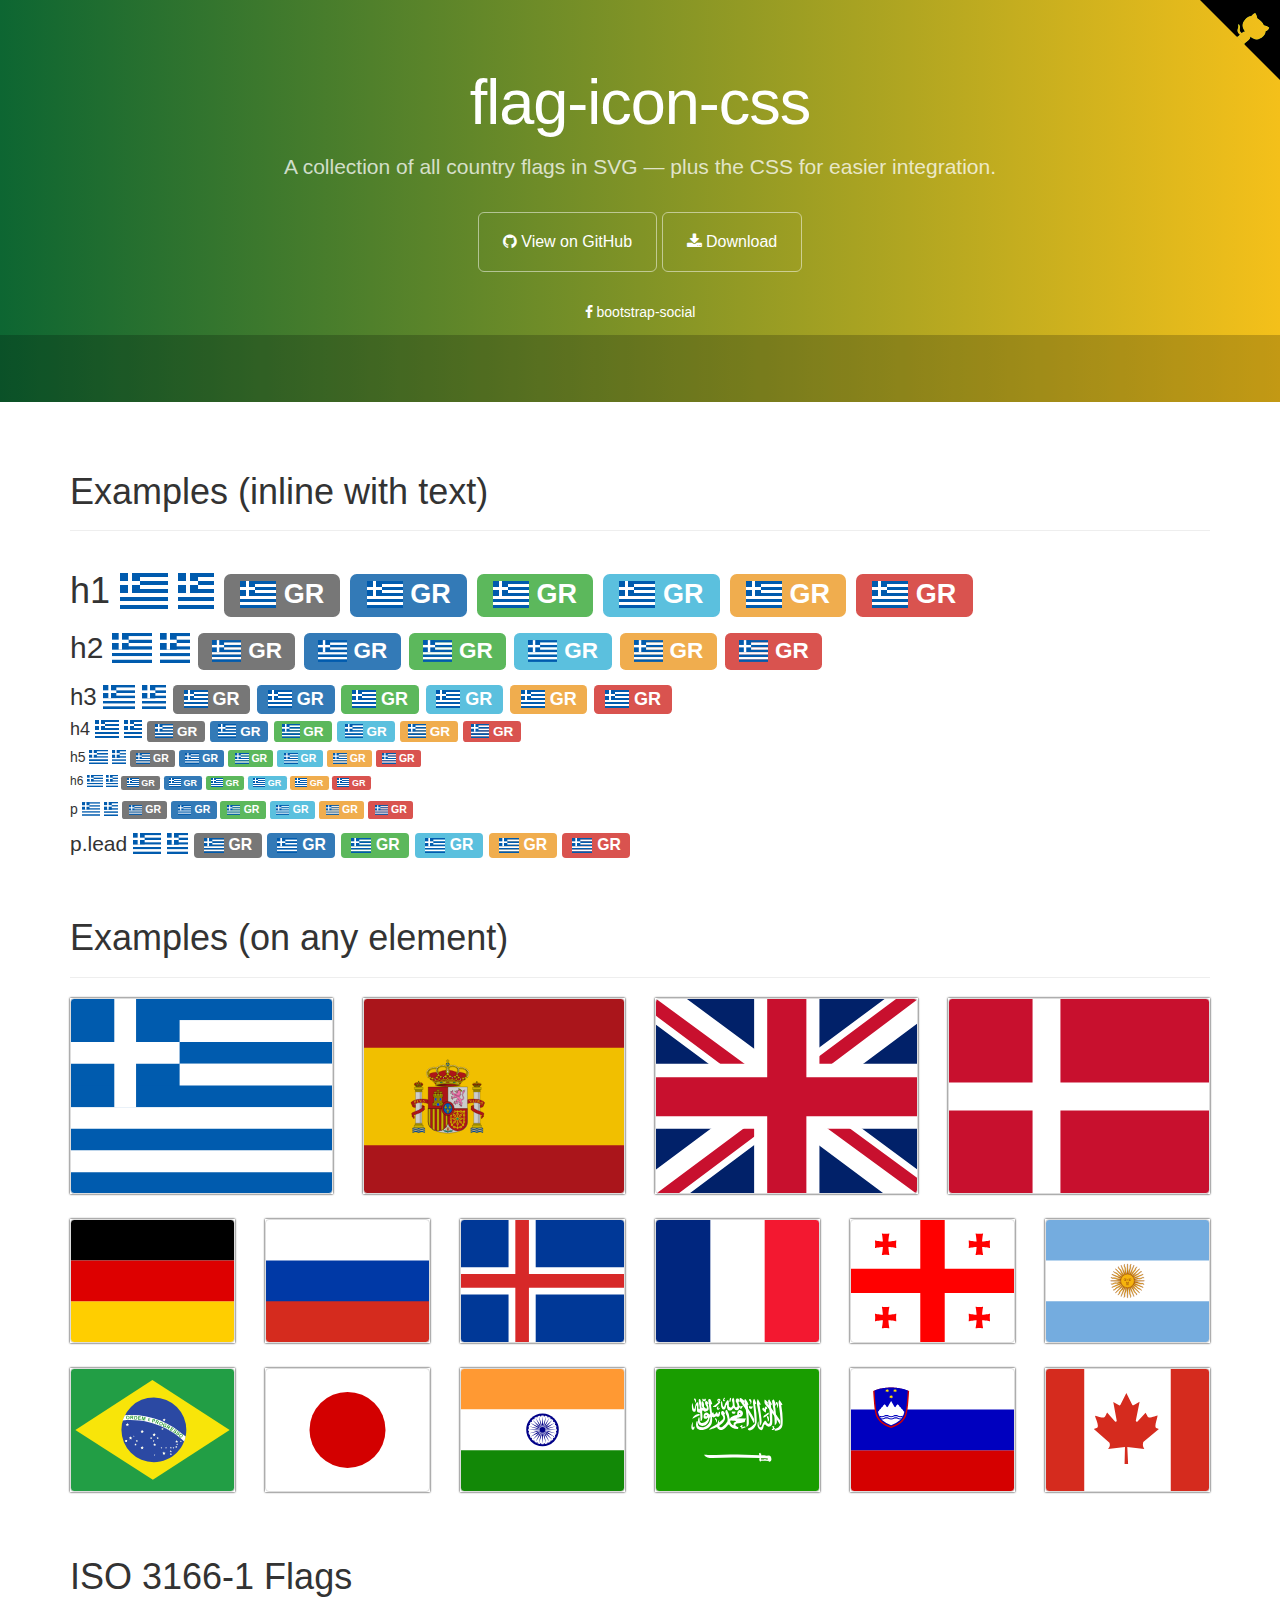
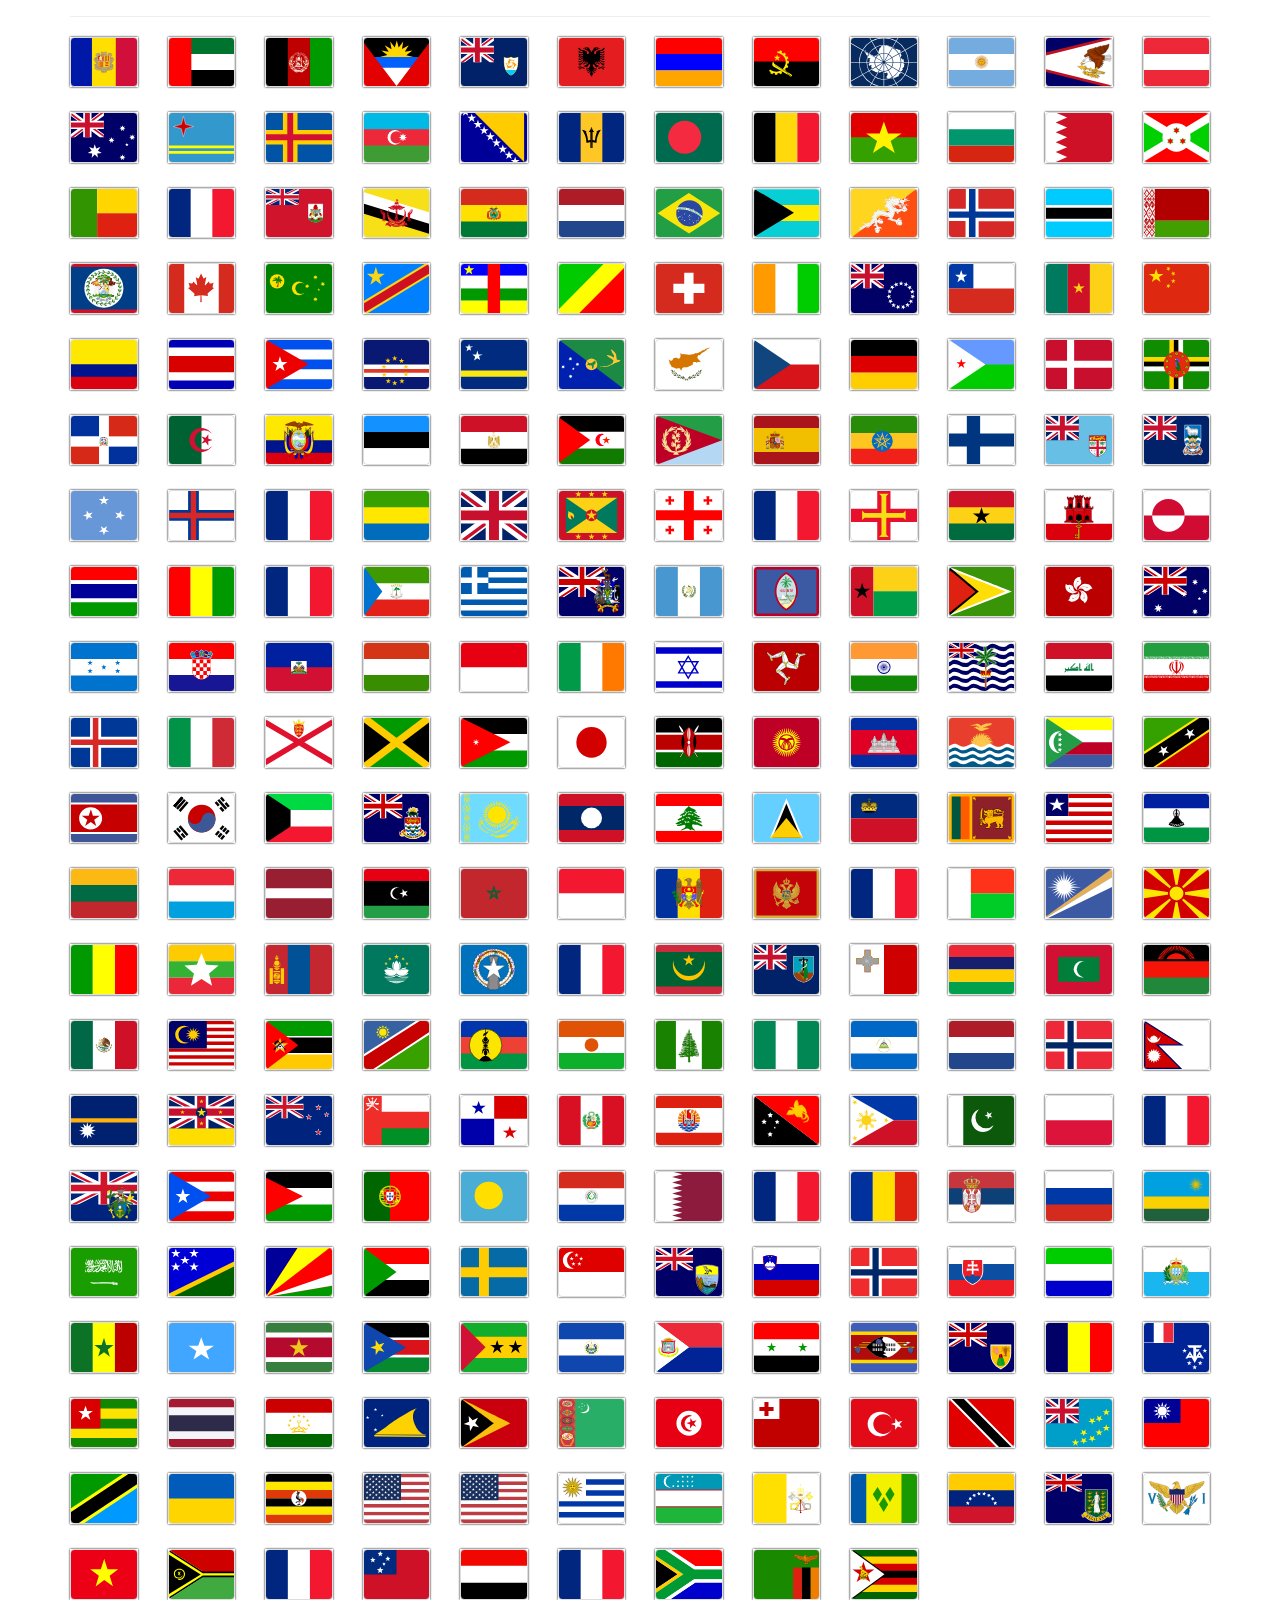
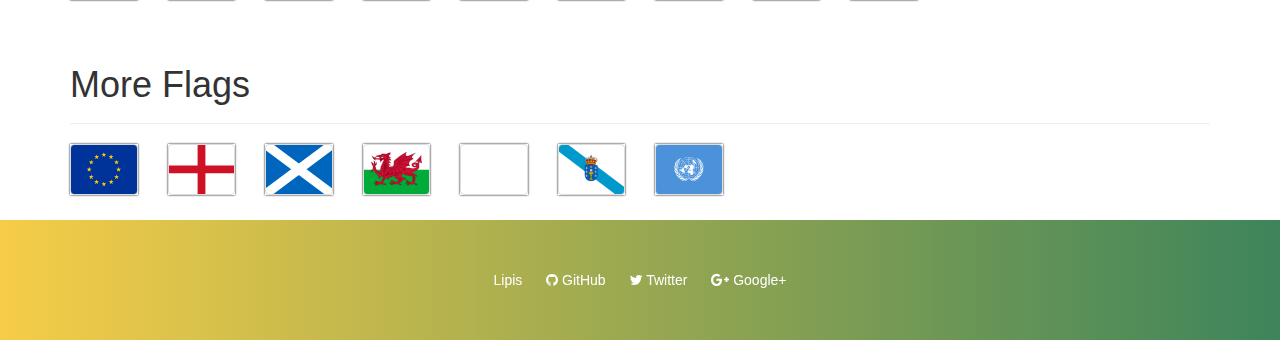
<file: flag-icon-css-master/index.html>
<!DOCTYPE html>
<html lang="en">
  <head>
    <meta charset="utf-8">
    <meta name="viewport" content="width=device-width, initial-scale=1.0">
    <meta property="og:type" content="website" />
    <meta property="og:url" content="https://lipis.github.io/flag-icon-css/" />

    <title>SVG Country Flags | flag-icon-css</title>

    <link href="https://maxcdn.bootstrapcdn.com/bootstrap/3.3.6/css/bootstrap.min.css" rel="stylesheet" id="bootstrap">
    <link href="https://maxcdn.bootstrapcdn.com/font-awesome/4.5.0/css/font-awesome.min.css" rel="stylesheet">
    <link href="./assets/docs.css" rel="stylesheet">
    <link href="./css/flag-icon.css" rel="stylesheet">
  </head>

  <body>
    <div class="jumbotron">
      <div class="container">
        <h1>flag-icon-css</h1>
        <p>
          A collection of all country flags in SVG — plus the CSS for easier integration.
        </p>
        <a href="https://github.com/lipis/flag-icon-css" class="btn btn-outline btn-lg"><span class="fa fa-github"></span> View on GitHub</a>
        <a href="https://github.com/lipis/flag-icon-css/archive/master.zip" class="btn btn-outline btn-lg"><span class="fa fa-download"></span> Download</a>
        <ul class="jumbotron-links">
          <li><a href="https://lipis.github.io/bootstrap-social"><span class="fa fa-facebook"></span> bootstrap-social</a></li>
        </ul>
      </div>
      <div class="bottom">
        <iframe src="https://ghbtns.com/github-btn.html?user=lipis&amp;repo=flag-icon-css&amp;type=watch&amp;count=true" class="social-share"></iframe>
      </div>
    </div>
    <script>
      if (window.location.hostname.indexOf('github') > 0) {
        window.location.replace("http://flag-icon-css.lip.is/");
      }
    </script>
    <div class="container">
      <section id="examples">
        <div class="page-header">
          <h1>Examples (inline with text)</h1>
        </div>
        <div class="no-wrap">
          <h1>
            h1
            <span class="flag-icon flag-icon-gr"></span>
            <span class="flag-icon flag-icon-squared flag-icon-gr"></span>
            <span class="label label-default"><span class="flag-icon flag-icon-gr"></span> GR</span>
            <span class="label label-primary"><span class="flag-icon flag-icon-gr"></span> GR</span>
            <span class="label label-success"><span class="flag-icon flag-icon-gr"></span> GR</span>
            <span class="label label-info"><span class="flag-icon flag-icon-gr"></span> GR</span>
            <span class="label label-warning"><span class="flag-icon flag-icon-gr"></span> GR</span>
            <span class="label label-danger"><span class="flag-icon flag-icon-gr"></span> GR</span>
          </h1>
          <h2>
            h2
            <span class="flag-icon flag-icon-gr"></span>
            <span class="flag-icon flag-icon-squared flag-icon-gr"></span>
            <span class="label label-default"><span class="flag-icon flag-icon-gr"></span> GR</span>
            <span class="label label-primary"><span class="flag-icon flag-icon-gr"></span> GR</span>
            <span class="label label-success"><span class="flag-icon flag-icon-gr"></span> GR</span>
            <span class="label label-info"><span class="flag-icon flag-icon-gr"></span> GR</span>
            <span class="label label-warning"><span class="flag-icon flag-icon-gr"></span> GR</span>
            <span class="label label-danger"><span class="flag-icon flag-icon-gr"></span> GR</span>
          </h2>
          <h3>
            h3
            <span class="flag-icon flag-icon-gr"></span>
            <span class="flag-icon flag-icon-squared flag-icon-gr"></span>
            <span class="label label-default"><span class="flag-icon flag-icon-gr"></span> GR</span>
            <span class="label label-primary"><span class="flag-icon flag-icon-gr"></span> GR</span>
            <span class="label label-success"><span class="flag-icon flag-icon-gr"></span> GR</span>
            <span class="label label-info"><span class="flag-icon flag-icon-gr"></span> GR</span>
            <span class="label label-warning"><span class="flag-icon flag-icon-gr"></span> GR</span>
            <span class="label label-danger"><span class="flag-icon flag-icon-gr"></span> GR</span>
          </h3>
          <h4>
            h4
            <span class="flag-icon flag-icon-gr"></span>
            <span class="flag-icon flag-icon-squared flag-icon-gr"></span>
            <span class="label label-default"><span class="flag-icon flag-icon-gr"></span> GR</span>
            <span class="label label-primary"><span class="flag-icon flag-icon-gr"></span> GR</span>
            <span class="label label-success"><span class="flag-icon flag-icon-gr"></span> GR</span>
            <span class="label label-info"><span class="flag-icon flag-icon-gr"></span> GR</span>
            <span class="label label-warning"><span class="flag-icon flag-icon-gr"></span> GR</span>
            <span class="label label-danger"><span class="flag-icon flag-icon-gr"></span> GR</span>
          </h4>
          <h5>
            h5
            <span class="flag-icon flag-icon-gr"></span>
            <span class="flag-icon flag-icon-squared flag-icon-gr"></span>
            <span class="label label-default"><span class="flag-icon flag-icon-gr"></span> GR</span>
            <span class="label label-primary"><span class="flag-icon flag-icon-gr"></span> GR</span>
            <span class="label label-success"><span class="flag-icon flag-icon-gr"></span> GR</span>
            <span class="label label-info"><span class="flag-icon flag-icon-gr"></span> GR</span>
            <span class="label label-warning"><span class="flag-icon flag-icon-gr"></span> GR</span>
            <span class="label label-danger"><span class="flag-icon flag-icon-gr"></span> GR</span>
          </h5>
          <h6>
            h6
            <span class="flag-icon flag-icon-gr"></span>
            <span class="flag-icon flag-icon-squared flag-icon-gr"></span>
            <span class="label label-default"><span class="flag-icon flag-icon-gr"></span> GR</span>
            <span class="label label-primary"><span class="flag-icon flag-icon-gr"></span> GR</span>
            <span class="label label-success"><span class="flag-icon flag-icon-gr"></span> GR</span>
            <span class="label label-info"><span class="flag-icon flag-icon-gr"></span> GR</span>
            <span class="label label-warning"><span class="flag-icon flag-icon-gr"></span> GR</span>
            <span class="label label-danger"><span class="flag-icon flag-icon-gr"></span> GR</span>
          </h6>
          <p>
            p
            <span class="flag-icon flag-icon-gr"></span>
            <span class="flag-icon flag-icon-squared flag-icon-gr"></span>
            <span class="label label-default"><span class="flag-icon flag-icon-gr"></span> GR</span>
            <span class="label label-primary"><span class="flag-icon flag-icon-gr"></span> GR</span>
            <span class="label label-success"><span class="flag-icon flag-icon-gr"></span> GR</span>
            <span class="label label-info"><span class="flag-icon flag-icon-gr"></span> GR</span>
            <span class="label label-warning"><span class="flag-icon flag-icon-gr"></span> GR</span>
            <span class="label label-danger"><span class="flag-icon flag-icon-gr"></span> GR</span>
          </p>
          <p class="lead">
            p.lead
            <span class="flag-icon flag-icon-gr"></span>
            <span class="flag-icon flag-icon-squared flag-icon-gr"></span>
            <span class="label label-default"><span class="flag-icon flag-icon-gr"></span> GR</span>
            <span class="label label-primary"><span class="flag-icon flag-icon-gr"></span> GR</span>
            <span class="label label-success"><span class="flag-icon flag-icon-gr"></span> GR</span>
            <span class="label label-info"><span class="flag-icon flag-icon-gr"></span> GR</span>
            <span class="label label-warning"><span class="flag-icon flag-icon-gr"></span> GR</span>
            <span class="label label-danger"><span class="flag-icon flag-icon-gr"></span> GR</span>
          </p>
        </section>
      </section>
      <section id="more" class="d">
        <div class="page-header">
          <h1>Examples (on any element)</h1>
        </div>
        <div class="row">
          <div class="col-lg-3 col-md-4 col-sm-4 col-xs-6">
            <div class="flag-wrapper">
              <div class="img-thumbnail flag flag-icon-background flag-icon-gr"></div>
            </div>
          </div>
          <div class="col-lg-3 col-md-4 col-sm-4 col-xs-6">
            <div class="flag-wrapper">
              <div class="img-thumbnail flag flag-icon-background flag-icon-es"></div>
            </div>
          </div>
          <div class="col-lg-3 col-md-4 col-sm-4 col-xs-3">
            <div class="flag-wrapper">
              <div class="img-thumbnail flag flag-icon-background flag-icon-gb"></div>
            </div>
          </div>
          <div class="col-lg-3 col-sm-2 col-xs-3">
            <div class="flag-wrapper">
              <div class="img-thumbnail flag flag-icon-background flag-icon-dk"></div>
            </div>
          </div>
          <div class="col-sm-2 col-xs-3">
            <div class="flag-wrapper">
              <div class="img-thumbnail flag flag-icon-background flag-icon-de"></div>
            </div>
          </div>
          <div class="col-sm-2 col-xs-3">
            <div class="flag-wrapper">
              <div class="img-thumbnail flag flag-icon-background flag-icon-ru"></div>
            </div>
          </div>
          <div class="col-sm-2 col-xs-3">
            <div class="flag-wrapper">
              <div class="img-thumbnail flag flag-icon-background flag-icon-is"></div>
            </div>
          </div>
          <div class="col-sm-2 col-xs-3">
            <div class="flag-wrapper">
              <div class="img-thumbnail flag flag-icon-background flag-icon-fr"></div>
            </div>
          </div>
          <div class="col-sm-2 col-xs-3">
            <div class="flag-wrapper">
              <div class="img-thumbnail flag flag-icon-background flag-icon-ge"></div>
            </div>
          </div>
          <div class="col-sm-2 col-xs-3">
            <div class="flag-wrapper">
              <div class="img-thumbnail flag flag-icon-background flag-icon-ar"></div>
            </div>
          </div>
          <div class="col-sm-2 col-xs-3">
            <div class="flag-wrapper">
              <div class="img-thumbnail flag flag-icon-background flag-icon-br"></div>
            </div>
          </div>
          <div class="col-sm-2 col-xs-3">
            <div class="flag-wrapper">
              <div class="img-thumbnail flag flag-icon-background flag-icon-jp"></div>
            </div>
          </div>
          <div class="col-sm-2 col-xs-3 hidden-xs">
            <div class="flag-wrapper">
              <div class="img-thumbnail flag flag-icon-background flag-icon-in"></div>
            </div>
          </div>
          <div class="col-sm-2 col-xs-3">
            <div class="flag-wrapper">
              <div class="img-thumbnail flag flag-icon-background flag-icon-sa"></div>
            </div>
          </div>
          <div class="col-sm-2 col-xs-3">
            <div class="flag-wrapper">
              <div class="img-thumbnail flag flag-icon-background flag-icon-si"></div>
            </div>
          </div>
          <div class="col-sm-2 col-xs-3 visible-lg">
            <div class="flag-wrapper">
              <div class="img-thumbnail flag flag-icon-background flag-icon-ca"></div>
            </div>
          </div>
        </div>
      </section>
      <section class="all-flags">
        <div class="page-header">
          <h1>ISO 3166-1 Flags</h1>
        </div>
        <div class="row">
          <div class="col-md-1 col-sm-2 col-xs-3"><div class="flag-wrapper"><div class="img-thumbnail flag flag-icon-background flag-icon-ad" title="ad" id="ad"></div></div></div>
          <div class="col-md-1 col-sm-2 col-xs-3"><div class="flag-wrapper"><div class="img-thumbnail flag flag-icon-background flag-icon-ae" title="ae" id="ae"></div></div></div>
          <div class="col-md-1 col-sm-2 col-xs-3"><div class="flag-wrapper"><div class="img-thumbnail flag flag-icon-background flag-icon-af" title="af" id="af"></div></div></div>
          <div class="col-md-1 col-sm-2 col-xs-3"><div class="flag-wrapper"><div class="img-thumbnail flag flag-icon-background flag-icon-ag" title="ag" id="ag"></div></div></div>
          <div class="col-md-1 col-sm-2 col-xs-3"><div class="flag-wrapper"><div class="img-thumbnail flag flag-icon-background flag-icon-ai" title="ai" id="ai"></div></div></div>
          <div class="col-md-1 col-sm-2 col-xs-3"><div class="flag-wrapper"><div class="img-thumbnail flag flag-icon-background flag-icon-al" title="al" id="al"></div></div></div>
          <div class="col-md-1 col-sm-2 col-xs-3"><div class="flag-wrapper"><div class="img-thumbnail flag flag-icon-background flag-icon-am" title="am" id="am"></div></div></div>
          <div class="col-md-1 col-sm-2 col-xs-3"><div class="flag-wrapper"><div class="img-thumbnail flag flag-icon-background flag-icon-ao" title="ao" id="ao"></div></div></div>
          <div class="col-md-1 col-sm-2 col-xs-3"><div class="flag-wrapper"><div class="img-thumbnail flag flag-icon-background flag-icon-aq" title="aq" id="aq"></div></div></div>
          <div class="col-md-1 col-sm-2 col-xs-3"><div class="flag-wrapper"><div class="img-thumbnail flag flag-icon-background flag-icon-ar" title="ar" id="ar"></div></div></div>
          <div class="col-md-1 col-sm-2 col-xs-3"><div class="flag-wrapper"><div class="img-thumbnail flag flag-icon-background flag-icon-as" title="as" id="as"></div></div></div>
          <div class="col-md-1 col-sm-2 col-xs-3"><div class="flag-wrapper"><div class="img-thumbnail flag flag-icon-background flag-icon-at" title="at" id="at"></div></div></div>
          <div class="col-md-1 col-sm-2 col-xs-3"><div class="flag-wrapper"><div class="img-thumbnail flag flag-icon-background flag-icon-au" title="au" id="au"></div></div></div>
          <div class="col-md-1 col-sm-2 col-xs-3"><div class="flag-wrapper"><div class="img-thumbnail flag flag-icon-background flag-icon-aw" title="aw" id="aw"></div></div></div>
          <div class="col-md-1 col-sm-2 col-xs-3"><div class="flag-wrapper"><div class="img-thumbnail flag flag-icon-background flag-icon-ax" title="ax" id="ax"></div></div></div>
          <div class="col-md-1 col-sm-2 col-xs-3"><div class="flag-wrapper"><div class="img-thumbnail flag flag-icon-background flag-icon-az" title="az" id="az"></div></div></div>
          <div class="col-md-1 col-sm-2 col-xs-3"><div class="flag-wrapper"><div class="img-thumbnail flag flag-icon-background flag-icon-ba" title="ba" id="ba"></div></div></div>
          <div class="col-md-1 col-sm-2 col-xs-3"><div class="flag-wrapper"><div class="img-thumbnail flag flag-icon-background flag-icon-bb" title="bb" id="bb"></div></div></div>
          <div class="col-md-1 col-sm-2 col-xs-3"><div class="flag-wrapper"><div class="img-thumbnail flag flag-icon-background flag-icon-bd" title="bd" id="bd"></div></div></div>
          <div class="col-md-1 col-sm-2 col-xs-3"><div class="flag-wrapper"><div class="img-thumbnail flag flag-icon-background flag-icon-be" title="be" id="be"></div></div></div>
          <div class="col-md-1 col-sm-2 col-xs-3"><div class="flag-wrapper"><div class="img-thumbnail flag flag-icon-background flag-icon-bf" title="bf" id="bf"></div></div></div>
          <div class="col-md-1 col-sm-2 col-xs-3"><div class="flag-wrapper"><div class="img-thumbnail flag flag-icon-background flag-icon-bg" title="bg" id="bg"></div></div></div>
          <div class="col-md-1 col-sm-2 col-xs-3"><div class="flag-wrapper"><div class="img-thumbnail flag flag-icon-background flag-icon-bh" title="bh" id="bh"></div></div></div>
          <div class="col-md-1 col-sm-2 col-xs-3"><div class="flag-wrapper"><div class="img-thumbnail flag flag-icon-background flag-icon-bi" title="bi" id="bi"></div></div></div>
          <div class="col-md-1 col-sm-2 col-xs-3"><div class="flag-wrapper"><div class="img-thumbnail flag flag-icon-background flag-icon-bj" title="bj" id="bj"></div></div></div>
          <div class="col-md-1 col-sm-2 col-xs-3"><div class="flag-wrapper"><div class="img-thumbnail flag flag-icon-background flag-icon-bl" title="bl" id="bl"></div></div></div>
          <div class="col-md-1 col-sm-2 col-xs-3"><div class="flag-wrapper"><div class="img-thumbnail flag flag-icon-background flag-icon-bm" title="bm" id="bm"></div></div></div>
          <div class="col-md-1 col-sm-2 col-xs-3"><div class="flag-wrapper"><div class="img-thumbnail flag flag-icon-background flag-icon-bn" title="bn" id="bn"></div></div></div>
          <div class="col-md-1 col-sm-2 col-xs-3"><div class="flag-wrapper"><div class="img-thumbnail flag flag-icon-background flag-icon-bo" title="bo" id="bo"></div></div></div>
          <div class="col-md-1 col-sm-2 col-xs-3"><div class="flag-wrapper"><div class="img-thumbnail flag flag-icon-background flag-icon-bq" title="bq" id="bq"></div></div></div>
          <div class="col-md-1 col-sm-2 col-xs-3"><div class="flag-wrapper"><div class="img-thumbnail flag flag-icon-background flag-icon-br" title="br" id="br"></div></div></div>
          <div class="col-md-1 col-sm-2 col-xs-3"><div class="flag-wrapper"><div class="img-thumbnail flag flag-icon-background flag-icon-bs" title="bs" id="bs"></div></div></div>
          <div class="col-md-1 col-sm-2 col-xs-3"><div class="flag-wrapper"><div class="img-thumbnail flag flag-icon-background flag-icon-bt" title="bt" id="bt"></div></div></div>
          <div class="col-md-1 col-sm-2 col-xs-3"><div class="flag-wrapper"><div class="img-thumbnail flag flag-icon-background flag-icon-bv" title="bv" id="bv"></div></div></div>
          <div class="col-md-1 col-sm-2 col-xs-3"><div class="flag-wrapper"><div class="img-thumbnail flag flag-icon-background flag-icon-bw" title="bw" id="bw"></div></div></div>
          <div class="col-md-1 col-sm-2 col-xs-3"><div class="flag-wrapper"><div class="img-thumbnail flag flag-icon-background flag-icon-by" title="by" id="by"></div></div></div>
          <div class="col-md-1 col-sm-2 col-xs-3"><div class="flag-wrapper"><div class="img-thumbnail flag flag-icon-background flag-icon-bz" title="bz" id="bz"></div></div></div>
          <div class="col-md-1 col-sm-2 col-xs-3"><div class="flag-wrapper"><div class="img-thumbnail flag flag-icon-background flag-icon-ca" title="ca" id="ca"></div></div></div>
          <div class="col-md-1 col-sm-2 col-xs-3"><div class="flag-wrapper"><div class="img-thumbnail flag flag-icon-background flag-icon-cc" title="cc" id="cc"></div></div></div>
          <div class="col-md-1 col-sm-2 col-xs-3"><div class="flag-wrapper"><div class="img-thumbnail flag flag-icon-background flag-icon-cd" title="cd" id="cd"></div></div></div>
          <div class="col-md-1 col-sm-2 col-xs-3"><div class="flag-wrapper"><div class="img-thumbnail flag flag-icon-background flag-icon-cf" title="cf" id="cf"></div></div></div>
          <div class="col-md-1 col-sm-2 col-xs-3"><div class="flag-wrapper"><div class="img-thumbnail flag flag-icon-background flag-icon-cg" title="cg" id="cg"></div></div></div>
          <div class="col-md-1 col-sm-2 col-xs-3"><div class="flag-wrapper"><div class="img-thumbnail flag flag-icon-background flag-icon-ch" title="ch" id="ch"></div></div></div>
          <div class="col-md-1 col-sm-2 col-xs-3"><div class="flag-wrapper"><div class="img-thumbnail flag flag-icon-background flag-icon-ci" title="ci" id="ci"></div></div></div>
          <div class="col-md-1 col-sm-2 col-xs-3"><div class="flag-wrapper"><div class="img-thumbnail flag flag-icon-background flag-icon-ck" title="ck" id="ck"></div></div></div>
          <div class="col-md-1 col-sm-2 col-xs-3"><div class="flag-wrapper"><div class="img-thumbnail flag flag-icon-background flag-icon-cl" title="cl" id="cl"></div></div></div>
          <div class="col-md-1 col-sm-2 col-xs-3"><div class="flag-wrapper"><div class="img-thumbnail flag flag-icon-background flag-icon-cm" title="cm" id="cm"></div></div></div>
          <div class="col-md-1 col-sm-2 col-xs-3"><div class="flag-wrapper"><div class="img-thumbnail flag flag-icon-background flag-icon-cn" title="cn" id="cn"></div></div></div>
          <div class="col-md-1 col-sm-2 col-xs-3"><div class="flag-wrapper"><div class="img-thumbnail flag flag-icon-background flag-icon-co" title="co" id="co"></div></div></div>
          <div class="col-md-1 col-sm-2 col-xs-3"><div class="flag-wrapper"><div class="img-thumbnail flag flag-icon-background flag-icon-cr" title="cr" id="cr"></div></div></div>
          <div class="col-md-1 col-sm-2 col-xs-3"><div class="flag-wrapper"><div class="img-thumbnail flag flag-icon-background flag-icon-cu" title="cu" id="cu"></div></div></div>
          <div class="col-md-1 col-sm-2 col-xs-3"><div class="flag-wrapper"><div class="img-thumbnail flag flag-icon-background flag-icon-cv" title="cv" id="cv"></div></div></div>
          <div class="col-md-1 col-sm-2 col-xs-3"><div class="flag-wrapper"><div class="img-thumbnail flag flag-icon-background flag-icon-cw" title="cw" id="cw"></div></div></div>
          <div class="col-md-1 col-sm-2 col-xs-3"><div class="flag-wrapper"><div class="img-thumbnail flag flag-icon-background flag-icon-cx" title="cx" id="cx"></div></div></div>
          <div class="col-md-1 col-sm-2 col-xs-3"><div class="flag-wrapper"><div class="img-thumbnail flag flag-icon-background flag-icon-cy" title="cy" id="cy"></div></div></div>
          <div class="col-md-1 col-sm-2 col-xs-3"><div class="flag-wrapper"><div class="img-thumbnail flag flag-icon-background flag-icon-cz" title="cz" id="cz"></div></div></div>
          <div class="col-md-1 col-sm-2 col-xs-3"><div class="flag-wrapper"><div class="img-thumbnail flag flag-icon-background flag-icon-de" title="de" id="de"></div></div></div>
          <div class="col-md-1 col-sm-2 col-xs-3"><div class="flag-wrapper"><div class="img-thumbnail flag flag-icon-background flag-icon-dj" title="dj" id="dj"></div></div></div>
          <div class="col-md-1 col-sm-2 col-xs-3"><div class="flag-wrapper"><div class="img-thumbnail flag flag-icon-background flag-icon-dk" title="dk" id="dk"></div></div></div>
          <div class="col-md-1 col-sm-2 col-xs-3"><div class="flag-wrapper"><div class="img-thumbnail flag flag-icon-background flag-icon-dm" title="dm" id="dm"></div></div></div>
          <div class="col-md-1 col-sm-2 col-xs-3"><div class="flag-wrapper"><div class="img-thumbnail flag flag-icon-background flag-icon-do" title="do" id="do"></div></div></div>
          <div class="col-md-1 col-sm-2 col-xs-3"><div class="flag-wrapper"><div class="img-thumbnail flag flag-icon-background flag-icon-dz" title="dz" id="dz"></div></div></div>
          <div class="col-md-1 col-sm-2 col-xs-3"><div class="flag-wrapper"><div class="img-thumbnail flag flag-icon-background flag-icon-ec" title="ec" id="ec"></div></div></div>
          <div class="col-md-1 col-sm-2 col-xs-3"><div class="flag-wrapper"><div class="img-thumbnail flag flag-icon-background flag-icon-ee" title="ee" id="ee"></div></div></div>
          <div class="col-md-1 col-sm-2 col-xs-3"><div class="flag-wrapper"><div class="img-thumbnail flag flag-icon-background flag-icon-eg" title="eg" id="eg"></div></div></div>
          <div class="col-md-1 col-sm-2 col-xs-3"><div class="flag-wrapper"><div class="img-thumbnail flag flag-icon-background flag-icon-eh" title="eh" id="eh"></div></div></div>
          <div class="col-md-1 col-sm-2 col-xs-3"><div class="flag-wrapper"><div class="img-thumbnail flag flag-icon-background flag-icon-er" title="er" id="er"></div></div></div>
          <div class="col-md-1 col-sm-2 col-xs-3"><div class="flag-wrapper"><div class="img-thumbnail flag flag-icon-background flag-icon-es" title="es" id="es"></div></div></div>
          <div class="col-md-1 col-sm-2 col-xs-3"><div class="flag-wrapper"><div class="img-thumbnail flag flag-icon-background flag-icon-et" title="et" id="et"></div></div></div>
          <div class="col-md-1 col-sm-2 col-xs-3"><div class="flag-wrapper"><div class="img-thumbnail flag flag-icon-background flag-icon-fi" title="fi" id="fi"></div></div></div>
          <div class="col-md-1 col-sm-2 col-xs-3"><div class="flag-wrapper"><div class="img-thumbnail flag flag-icon-background flag-icon-fj" title="fj" id="fj"></div></div></div>
          <div class="col-md-1 col-sm-2 col-xs-3"><div class="flag-wrapper"><div class="img-thumbnail flag flag-icon-background flag-icon-fk" title="fk" id="fk"></div></div></div>
          <div class="col-md-1 col-sm-2 col-xs-3"><div class="flag-wrapper"><div class="img-thumbnail flag flag-icon-background flag-icon-fm" title="fm" id="fm"></div></div></div>
          <div class="col-md-1 col-sm-2 col-xs-3"><div class="flag-wrapper"><div class="img-thumbnail flag flag-icon-background flag-icon-fo" title="fo" id="fo"></div></div></div>
          <div class="col-md-1 col-sm-2 col-xs-3"><div class="flag-wrapper"><div class="img-thumbnail flag flag-icon-background flag-icon-fr" title="fr" id="fr"></div></div></div>
          <div class="col-md-1 col-sm-2 col-xs-3"><div class="flag-wrapper"><div class="img-thumbnail flag flag-icon-background flag-icon-ga" title="ga" id="ga"></div></div></div>
          <div class="col-md-1 col-sm-2 col-xs-3"><div class="flag-wrapper"><div class="img-thumbnail flag flag-icon-background flag-icon-gb" title="gb" id="gb"></div></div></div>
          <div class="col-md-1 col-sm-2 col-xs-3"><div class="flag-wrapper"><div class="img-thumbnail flag flag-icon-background flag-icon-gd" title="gd" id="gd"></div></div></div>
          <div class="col-md-1 col-sm-2 col-xs-3"><div class="flag-wrapper"><div class="img-thumbnail flag flag-icon-background flag-icon-ge" title="ge" id="ge"></div></div></div>
          <div class="col-md-1 col-sm-2 col-xs-3"><div class="flag-wrapper"><div class="img-thumbnail flag flag-icon-background flag-icon-gf" title="gf" id="gf"></div></div></div>
          <div class="col-md-1 col-sm-2 col-xs-3"><div class="flag-wrapper"><div class="img-thumbnail flag flag-icon-background flag-icon-gg" title="gg" id="gg"></div></div></div>
          <div class="col-md-1 col-sm-2 col-xs-3"><div class="flag-wrapper"><div class="img-thumbnail flag flag-icon-background flag-icon-gh" title="gh" id="gh"></div></div></div>
          <div class="col-md-1 col-sm-2 col-xs-3"><div class="flag-wrapper"><div class="img-thumbnail flag flag-icon-background flag-icon-gi" title="gi" id="gi"></div></div></div>
          <div class="col-md-1 col-sm-2 col-xs-3"><div class="flag-wrapper"><div class="img-thumbnail flag flag-icon-background flag-icon-gl" title="gl" id="gl"></div></div></div>
          <div class="col-md-1 col-sm-2 col-xs-3"><div class="flag-wrapper"><div class="img-thumbnail flag flag-icon-background flag-icon-gm" title="gm" id="gm"></div></div></div>
          <div class="col-md-1 col-sm-2 col-xs-3"><div class="flag-wrapper"><div class="img-thumbnail flag flag-icon-background flag-icon-gn" title="gn" id="gn"></div></div></div>
          <div class="col-md-1 col-sm-2 col-xs-3"><div class="flag-wrapper"><div class="img-thumbnail flag flag-icon-background flag-icon-gp" title="gp" id="gp"></div></div></div>
          <div class="col-md-1 col-sm-2 col-xs-3"><div class="flag-wrapper"><div class="img-thumbnail flag flag-icon-background flag-icon-gq" title="gq" id="gq"></div></div></div>
          <div class="col-md-1 col-sm-2 col-xs-3"><div class="flag-wrapper"><div class="img-thumbnail flag flag-icon-background flag-icon-gr" title="gr" id="gr"></div></div></div>
          <div class="col-md-1 col-sm-2 col-xs-3"><div class="flag-wrapper"><div class="img-thumbnail flag flag-icon-background flag-icon-gs" title="gs" id="gs"></div></div></div>
          <div class="col-md-1 col-sm-2 col-xs-3"><div class="flag-wrapper"><div class="img-thumbnail flag flag-icon-background flag-icon-gt" title="gt" id="gt"></div></div></div>
          <div class="col-md-1 col-sm-2 col-xs-3"><div class="flag-wrapper"><div class="img-thumbnail flag flag-icon-background flag-icon-gu" title="gu" id="gu"></div></div></div>
          <div class="col-md-1 col-sm-2 col-xs-3"><div class="flag-wrapper"><div class="img-thumbnail flag flag-icon-background flag-icon-gw" title="gw" id="gw"></div></div></div>
          <div class="col-md-1 col-sm-2 col-xs-3"><div class="flag-wrapper"><div class="img-thumbnail flag flag-icon-background flag-icon-gy" title="gy" id="gy"></div></div></div>
          <div class="col-md-1 col-sm-2 col-xs-3"><div class="flag-wrapper"><div class="img-thumbnail flag flag-icon-background flag-icon-hk" title="hk" id="hk"></div></div></div>
          <div class="col-md-1 col-sm-2 col-xs-3"><div class="flag-wrapper"><div class="img-thumbnail flag flag-icon-background flag-icon-hm" title="hm" id="hm"></div></div></div>
          <div class="col-md-1 col-sm-2 col-xs-3"><div class="flag-wrapper"><div class="img-thumbnail flag flag-icon-background flag-icon-hn" title="hn" id="hn"></div></div></div>
          <div class="col-md-1 col-sm-2 col-xs-3"><div class="flag-wrapper"><div class="img-thumbnail flag flag-icon-background flag-icon-hr" title="hr" id="hr"></div></div></div>
          <div class="col-md-1 col-sm-2 col-xs-3"><div class="flag-wrapper"><div class="img-thumbnail flag flag-icon-background flag-icon-ht" title="ht" id="ht"></div></div></div>
          <div class="col-md-1 col-sm-2 col-xs-3"><div class="flag-wrapper"><div class="img-thumbnail flag flag-icon-background flag-icon-hu" title="hu" id="hu"></div></div></div>
          <div class="col-md-1 col-sm-2 col-xs-3"><div class="flag-wrapper"><div class="img-thumbnail flag flag-icon-background flag-icon-id" title="id" id="id"></div></div></div>
          <div class="col-md-1 col-sm-2 col-xs-3"><div class="flag-wrapper"><div class="img-thumbnail flag flag-icon-background flag-icon-ie" title="ie" id="ie"></div></div></div>
          <div class="col-md-1 col-sm-2 col-xs-3"><div class="flag-wrapper"><div class="img-thumbnail flag flag-icon-background flag-icon-il" title="il" id="il"></div></div></div>
          <div class="col-md-1 col-sm-2 col-xs-3"><div class="flag-wrapper"><div class="img-thumbnail flag flag-icon-background flag-icon-im" title="im" id="im"></div></div></div>
          <div class="col-md-1 col-sm-2 col-xs-3"><div class="flag-wrapper"><div class="img-thumbnail flag flag-icon-background flag-icon-in" title="in" id="in"></div></div></div>
          <div class="col-md-1 col-sm-2 col-xs-3"><div class="flag-wrapper"><div class="img-thumbnail flag flag-icon-background flag-icon-io" title="io" id="io"></div></div></div>
          <div class="col-md-1 col-sm-2 col-xs-3"><div class="flag-wrapper"><div class="img-thumbnail flag flag-icon-background flag-icon-iq" title="iq" id="iq"></div></div></div>
          <div class="col-md-1 col-sm-2 col-xs-3"><div class="flag-wrapper"><div class="img-thumbnail flag flag-icon-background flag-icon-ir" title="ir" id="ir"></div></div></div>
          <div class="col-md-1 col-sm-2 col-xs-3"><div class="flag-wrapper"><div class="img-thumbnail flag flag-icon-background flag-icon-is" title="is" id="is"></div></div></div>
          <div class="col-md-1 col-sm-2 col-xs-3"><div class="flag-wrapper"><div class="img-thumbnail flag flag-icon-background flag-icon-it" title="it" id="it"></div></div></div>
          <div class="col-md-1 col-sm-2 col-xs-3"><div class="flag-wrapper"><div class="img-thumbnail flag flag-icon-background flag-icon-je" title="je" id="je"></div></div></div>
          <div class="col-md-1 col-sm-2 col-xs-3"><div class="flag-wrapper"><div class="img-thumbnail flag flag-icon-background flag-icon-jm" title="jm" id="jm"></div></div></div>
          <div class="col-md-1 col-sm-2 col-xs-3"><div class="flag-wrapper"><div class="img-thumbnail flag flag-icon-background flag-icon-jo" title="jo" id="jo"></div></div></div>
          <div class="col-md-1 col-sm-2 col-xs-3"><div class="flag-wrapper"><div class="img-thumbnail flag flag-icon-background flag-icon-jp" title="jp" id="jp"></div></div></div>
          <div class="col-md-1 col-sm-2 col-xs-3"><div class="flag-wrapper"><div class="img-thumbnail flag flag-icon-background flag-icon-ke" title="ke" id="ke"></div></div></div>
          <div class="col-md-1 col-sm-2 col-xs-3"><div class="flag-wrapper"><div class="img-thumbnail flag flag-icon-background flag-icon-kg" title="kg" id="kg"></div></div></div>
          <div class="col-md-1 col-sm-2 col-xs-3"><div class="flag-wrapper"><div class="img-thumbnail flag flag-icon-background flag-icon-kh" title="kh" id="kh"></div></div></div>
          <div class="col-md-1 col-sm-2 col-xs-3"><div class="flag-wrapper"><div class="img-thumbnail flag flag-icon-background flag-icon-ki" title="ki" id="ki"></div></div></div>
          <div class="col-md-1 col-sm-2 col-xs-3"><div class="flag-wrapper"><div class="img-thumbnail flag flag-icon-background flag-icon-km" title="km" id="km"></div></div></div>
          <div class="col-md-1 col-sm-2 col-xs-3"><div class="flag-wrapper"><div class="img-thumbnail flag flag-icon-background flag-icon-kn" title="kn" id="kn"></div></div></div>
          <div class="col-md-1 col-sm-2 col-xs-3"><div class="flag-wrapper"><div class="img-thumbnail flag flag-icon-background flag-icon-kp" title="kp" id="kp"></div></div></div>
          <div class="col-md-1 col-sm-2 col-xs-3"><div class="flag-wrapper"><div class="img-thumbnail flag flag-icon-background flag-icon-kr" title="kr" id="kr"></div></div></div>
          <div class="col-md-1 col-sm-2 col-xs-3"><div class="flag-wrapper"><div class="img-thumbnail flag flag-icon-background flag-icon-kw" title="kw" id="kw"></div></div></div>
          <div class="col-md-1 col-sm-2 col-xs-3"><div class="flag-wrapper"><div class="img-thumbnail flag flag-icon-background flag-icon-ky" title="ky" id="ky"></div></div></div>
          <div class="col-md-1 col-sm-2 col-xs-3"><div class="flag-wrapper"><div class="img-thumbnail flag flag-icon-background flag-icon-kz" title="kz" id="kz"></div></div></div>
          <div class="col-md-1 col-sm-2 col-xs-3"><div class="flag-wrapper"><div class="img-thumbnail flag flag-icon-background flag-icon-la" title="la" id="la"></div></div></div>
          <div class="col-md-1 col-sm-2 col-xs-3"><div class="flag-wrapper"><div class="img-thumbnail flag flag-icon-background flag-icon-lb" title="lb" id="lb"></div></div></div>
          <div class="col-md-1 col-sm-2 col-xs-3"><div class="flag-wrapper"><div class="img-thumbnail flag flag-icon-background flag-icon-lc" title="lc" id="lc"></div></div></div>
          <div class="col-md-1 col-sm-2 col-xs-3"><div class="flag-wrapper"><div class="img-thumbnail flag flag-icon-background flag-icon-li" title="li" id="li"></div></div></div>
          <div class="col-md-1 col-sm-2 col-xs-3"><div class="flag-wrapper"><div class="img-thumbnail flag flag-icon-background flag-icon-lk" title="lk" id="lk"></div></div></div>
          <div class="col-md-1 col-sm-2 col-xs-3"><div class="flag-wrapper"><div class="img-thumbnail flag flag-icon-background flag-icon-lr" title="lr" id="lr"></div></div></div>
          <div class="col-md-1 col-sm-2 col-xs-3"><div class="flag-wrapper"><div class="img-thumbnail flag flag-icon-background flag-icon-ls" title="ls" id="ls"></div></div></div>
          <div class="col-md-1 col-sm-2 col-xs-3"><div class="flag-wrapper"><div class="img-thumbnail flag flag-icon-background flag-icon-lt" title="lt" id="lt"></div></div></div>
          <div class="col-md-1 col-sm-2 col-xs-3"><div class="flag-wrapper"><div class="img-thumbnail flag flag-icon-background flag-icon-lu" title="lu" id="lu"></div></div></div>
          <div class="col-md-1 col-sm-2 col-xs-3"><div class="flag-wrapper"><div class="img-thumbnail flag flag-icon-background flag-icon-lv" title="lv" id="lv"></div></div></div>
          <div class="col-md-1 col-sm-2 col-xs-3"><div class="flag-wrapper"><div class="img-thumbnail flag flag-icon-background flag-icon-ly" title="ly" id="ly"></div></div></div>
          <div class="col-md-1 col-sm-2 col-xs-3"><div class="flag-wrapper"><div class="img-thumbnail flag flag-icon-background flag-icon-ma" title="ma" id="ma"></div></div></div>
          <div class="col-md-1 col-sm-2 col-xs-3"><div class="flag-wrapper"><div class="img-thumbnail flag flag-icon-background flag-icon-mc" title="mc" id="mc"></div></div></div>
          <div class="col-md-1 col-sm-2 col-xs-3"><div class="flag-wrapper"><div class="img-thumbnail flag flag-icon-background flag-icon-md" title="md" id="md"></div></div></div>
          <div class="col-md-1 col-sm-2 col-xs-3"><div class="flag-wrapper"><div class="img-thumbnail flag flag-icon-background flag-icon-me" title="me" id="me"></div></div></div>
          <div class="col-md-1 col-sm-2 col-xs-3"><div class="flag-wrapper"><div class="img-thumbnail flag flag-icon-background flag-icon-mf" title="mf" id="mf"></div></div></div>
          <div class="col-md-1 col-sm-2 col-xs-3"><div class="flag-wrapper"><div class="img-thumbnail flag flag-icon-background flag-icon-mg" title="mg" id="mg"></div></div></div>
          <div class="col-md-1 col-sm-2 col-xs-3"><div class="flag-wrapper"><div class="img-thumbnail flag flag-icon-background flag-icon-mh" title="mh" id="mh"></div></div></div>
          <div class="col-md-1 col-sm-2 col-xs-3"><div class="flag-wrapper"><div class="img-thumbnail flag flag-icon-background flag-icon-mk" title="mk" id="mk"></div></div></div>
          <div class="col-md-1 col-sm-2 col-xs-3"><div class="flag-wrapper"><div class="img-thumbnail flag flag-icon-background flag-icon-ml" title="ml" id="ml"></div></div></div>
          <div class="col-md-1 col-sm-2 col-xs-3"><div class="flag-wrapper"><div class="img-thumbnail flag flag-icon-background flag-icon-mm" title="mm" id="mm"></div></div></div>
          <div class="col-md-1 col-sm-2 col-xs-3"><div class="flag-wrapper"><div class="img-thumbnail flag flag-icon-background flag-icon-mn" title="mn" id="mn"></div></div></div>
          <div class="col-md-1 col-sm-2 col-xs-3"><div class="flag-wrapper"><div class="img-thumbnail flag flag-icon-background flag-icon-mo" title="mo" id="mo"></div></div></div>
          <div class="col-md-1 col-sm-2 col-xs-3"><div class="flag-wrapper"><div class="img-thumbnail flag flag-icon-background flag-icon-mp" title="mp" id="mp"></div></div></div>
          <div class="col-md-1 col-sm-2 col-xs-3"><div class="flag-wrapper"><div class="img-thumbnail flag flag-icon-background flag-icon-mq" title="mq" id="mq"></div></div></div>
          <div class="col-md-1 col-sm-2 col-xs-3"><div class="flag-wrapper"><div class="img-thumbnail flag flag-icon-background flag-icon-mr" title="mr" id="mr"></div></div></div>
          <div class="col-md-1 col-sm-2 col-xs-3"><div class="flag-wrapper"><div class="img-thumbnail flag flag-icon-background flag-icon-ms" title="ms" id="ms"></div></div></div>
          <div class="col-md-1 col-sm-2 col-xs-3"><div class="flag-wrapper"><div class="img-thumbnail flag flag-icon-background flag-icon-mt" title="mt" id="mt"></div></div></div>
          <div class="col-md-1 col-sm-2 col-xs-3"><div class="flag-wrapper"><div class="img-thumbnail flag flag-icon-background flag-icon-mu" title="mu" id="mu"></div></div></div>
          <div class="col-md-1 col-sm-2 col-xs-3"><div class="flag-wrapper"><div class="img-thumbnail flag flag-icon-background flag-icon-mv" title="mv" id="mv"></div></div></div>
          <div class="col-md-1 col-sm-2 col-xs-3"><div class="flag-wrapper"><div class="img-thumbnail flag flag-icon-background flag-icon-mw" title="mw" id="mw"></div></div></div>
          <div class="col-md-1 col-sm-2 col-xs-3"><div class="flag-wrapper"><div class="img-thumbnail flag flag-icon-background flag-icon-mx" title="mx" id="mx"></div></div></div>
          <div class="col-md-1 col-sm-2 col-xs-3"><div class="flag-wrapper"><div class="img-thumbnail flag flag-icon-background flag-icon-my" title="my" id="my"></div></div></div>
          <div class="col-md-1 col-sm-2 col-xs-3"><div class="flag-wrapper"><div class="img-thumbnail flag flag-icon-background flag-icon-mz" title="mz" id="mz"></div></div></div>
          <div class="col-md-1 col-sm-2 col-xs-3"><div class="flag-wrapper"><div class="img-thumbnail flag flag-icon-background flag-icon-na" title="na" id="na"></div></div></div>
          <div class="col-md-1 col-sm-2 col-xs-3"><div class="flag-wrapper"><div class="img-thumbnail flag flag-icon-background flag-icon-nc" title="nc" id="nc"></div></div></div>
          <div class="col-md-1 col-sm-2 col-xs-3"><div class="flag-wrapper"><div class="img-thumbnail flag flag-icon-background flag-icon-ne" title="ne" id="ne"></div></div></div>
          <div class="col-md-1 col-sm-2 col-xs-3"><div class="flag-wrapper"><div class="img-thumbnail flag flag-icon-background flag-icon-nf" title="nf" id="nf"></div></div></div>
          <div class="col-md-1 col-sm-2 col-xs-3"><div class="flag-wrapper"><div class="img-thumbnail flag flag-icon-background flag-icon-ng" title="ng" id="ng"></div></div></div>
          <div class="col-md-1 col-sm-2 col-xs-3"><div class="flag-wrapper"><div class="img-thumbnail flag flag-icon-background flag-icon-ni" title="ni" id="ni"></div></div></div>
          <div class="col-md-1 col-sm-2 col-xs-3"><div class="flag-wrapper"><div class="img-thumbnail flag flag-icon-background flag-icon-nl" title="nl" id="nl"></div></div></div>
          <div class="col-md-1 col-sm-2 col-xs-3"><div class="flag-wrapper"><div class="img-thumbnail flag flag-icon-background flag-icon-no" title="no" id="no"></div></div></div>
          <div class="col-md-1 col-sm-2 col-xs-3"><div class="flag-wrapper"><div class="img-thumbnail flag flag-icon-background flag-icon-np" title="np" id="np"></div></div></div>
          <div class="col-md-1 col-sm-2 col-xs-3"><div class="flag-wrapper"><div class="img-thumbnail flag flag-icon-background flag-icon-nr" title="nr" id="nr"></div></div></div>
          <div class="col-md-1 col-sm-2 col-xs-3"><div class="flag-wrapper"><div class="img-thumbnail flag flag-icon-background flag-icon-nu" title="nu" id="nu"></div></div></div>
          <div class="col-md-1 col-sm-2 col-xs-3"><div class="flag-wrapper"><div class="img-thumbnail flag flag-icon-background flag-icon-nz" title="nz" id="nz"></div></div></div>
          <div class="col-md-1 col-sm-2 col-xs-3"><div class="flag-wrapper"><div class="img-thumbnail flag flag-icon-background flag-icon-om" title="om" id="om"></div></div></div>
          <div class="col-md-1 col-sm-2 col-xs-3"><div class="flag-wrapper"><div class="img-thumbnail flag flag-icon-background flag-icon-pa" title="pa" id="pa"></div></div></div>
          <div class="col-md-1 col-sm-2 col-xs-3"><div class="flag-wrapper"><div class="img-thumbnail flag flag-icon-background flag-icon-pe" title="pe" id="pe"></div></div></div>
          <div class="col-md-1 col-sm-2 col-xs-3"><div class="flag-wrapper"><div class="img-thumbnail flag flag-icon-background flag-icon-pf" title="pf" id="pf"></div></div></div>
          <div class="col-md-1 col-sm-2 col-xs-3"><div class="flag-wrapper"><div class="img-thumbnail flag flag-icon-background flag-icon-pg" title="pg" id="pg"></div></div></div>
          <div class="col-md-1 col-sm-2 col-xs-3"><div class="flag-wrapper"><div class="img-thumbnail flag flag-icon-background flag-icon-ph" title="ph" id="ph"></div></div></div>
          <div class="col-md-1 col-sm-2 col-xs-3"><div class="flag-wrapper"><div class="img-thumbnail flag flag-icon-background flag-icon-pk" title="pk" id="pk"></div></div></div>
          <div class="col-md-1 col-sm-2 col-xs-3"><div class="flag-wrapper"><div class="img-thumbnail flag flag-icon-background flag-icon-pl" title="pl" id="pl"></div></div></div>
          <div class="col-md-1 col-sm-2 col-xs-3"><div class="flag-wrapper"><div class="img-thumbnail flag flag-icon-background flag-icon-pm" title="pm" id="pm"></div></div></div>
          <div class="col-md-1 col-sm-2 col-xs-3"><div class="flag-wrapper"><div class="img-thumbnail flag flag-icon-background flag-icon-pn" title="pn" id="pn"></div></div></div>
          <div class="col-md-1 col-sm-2 col-xs-3"><div class="flag-wrapper"><div class="img-thumbnail flag flag-icon-background flag-icon-pr" title="pr" id="pr"></div></div></div>
          <div class="col-md-1 col-sm-2 col-xs-3"><div class="flag-wrapper"><div class="img-thumbnail flag flag-icon-background flag-icon-ps" title="ps" id="ps"></div></div></div>
          <div class="col-md-1 col-sm-2 col-xs-3"><div class="flag-wrapper"><div class="img-thumbnail flag flag-icon-background flag-icon-pt" title="pt" id="pt"></div></div></div>
          <div class="col-md-1 col-sm-2 col-xs-3"><div class="flag-wrapper"><div class="img-thumbnail flag flag-icon-background flag-icon-pw" title="pw" id="pw"></div></div></div>
          <div class="col-md-1 col-sm-2 col-xs-3"><div class="flag-wrapper"><div class="img-thumbnail flag flag-icon-background flag-icon-py" title="py" id="py"></div></div></div>
          <div class="col-md-1 col-sm-2 col-xs-3"><div class="flag-wrapper"><div class="img-thumbnail flag flag-icon-background flag-icon-qa" title="qa" id="qa"></div></div></div>
          <div class="col-md-1 col-sm-2 col-xs-3"><div class="flag-wrapper"><div class="img-thumbnail flag flag-icon-background flag-icon-re" title="re" id="re"></div></div></div>
          <div class="col-md-1 col-sm-2 col-xs-3"><div class="flag-wrapper"><div class="img-thumbnail flag flag-icon-background flag-icon-ro" title="ro" id="ro"></div></div></div>
          <div class="col-md-1 col-sm-2 col-xs-3"><div class="flag-wrapper"><div class="img-thumbnail flag flag-icon-background flag-icon-rs" title="rs" id="rs"></div></div></div>
          <div class="col-md-1 col-sm-2 col-xs-3"><div class="flag-wrapper"><div class="img-thumbnail flag flag-icon-background flag-icon-ru" title="ru" id="ru"></div></div></div>
          <div class="col-md-1 col-sm-2 col-xs-3"><div class="flag-wrapper"><div class="img-thumbnail flag flag-icon-background flag-icon-rw" title="rw" id="rw"></div></div></div>
          <div class="col-md-1 col-sm-2 col-xs-3"><div class="flag-wrapper"><div class="img-thumbnail flag flag-icon-background flag-icon-sa" title="sa" id="sa"></div></div></div>
          <div class="col-md-1 col-sm-2 col-xs-3"><div class="flag-wrapper"><div class="img-thumbnail flag flag-icon-background flag-icon-sb" title="sb" id="sb"></div></div></div>
          <div class="col-md-1 col-sm-2 col-xs-3"><div class="flag-wrapper"><div class="img-thumbnail flag flag-icon-background flag-icon-sc" title="sc" id="sc"></div></div></div>
          <div class="col-md-1 col-sm-2 col-xs-3"><div class="flag-wrapper"><div class="img-thumbnail flag flag-icon-background flag-icon-sd" title="sd" id="sd"></div></div></div>
          <div class="col-md-1 col-sm-2 col-xs-3"><div class="flag-wrapper"><div class="img-thumbnail flag flag-icon-background flag-icon-se" title="se" id="se"></div></div></div>
          <div class="col-md-1 col-sm-2 col-xs-3"><div class="flag-wrapper"><div class="img-thumbnail flag flag-icon-background flag-icon-sg" title="sg" id="sg"></div></div></div>
          <div class="col-md-1 col-sm-2 col-xs-3"><div class="flag-wrapper"><div class="img-thumbnail flag flag-icon-background flag-icon-sh" title="sh" id="sh"></div></div></div>
          <div class="col-md-1 col-sm-2 col-xs-3"><div class="flag-wrapper"><div class="img-thumbnail flag flag-icon-background flag-icon-si" title="si" id="si"></div></div></div>
          <div class="col-md-1 col-sm-2 col-xs-3"><div class="flag-wrapper"><div class="img-thumbnail flag flag-icon-background flag-icon-sj" title="sj" id="sj"></div></div></div>
          <div class="col-md-1 col-sm-2 col-xs-3"><div class="flag-wrapper"><div class="img-thumbnail flag flag-icon-background flag-icon-sk" title="sk" id="sk"></div></div></div>
          <div class="col-md-1 col-sm-2 col-xs-3"><div class="flag-wrapper"><div class="img-thumbnail flag flag-icon-background flag-icon-sl" title="sl" id="sl"></div></div></div>
          <div class="col-md-1 col-sm-2 col-xs-3"><div class="flag-wrapper"><div class="img-thumbnail flag flag-icon-background flag-icon-sm" title="sm" id="sm"></div></div></div>
          <div class="col-md-1 col-sm-2 col-xs-3"><div class="flag-wrapper"><div class="img-thumbnail flag flag-icon-background flag-icon-sn" title="sn" id="sn"></div></div></div>
          <div class="col-md-1 col-sm-2 col-xs-3"><div class="flag-wrapper"><div class="img-thumbnail flag flag-icon-background flag-icon-so" title="so" id="so"></div></div></div>
          <div class="col-md-1 col-sm-2 col-xs-3"><div class="flag-wrapper"><div class="img-thumbnail flag flag-icon-background flag-icon-sr" title="sr" id="sr"></div></div></div>
          <div class="col-md-1 col-sm-2 col-xs-3"><div class="flag-wrapper"><div class="img-thumbnail flag flag-icon-background flag-icon-ss" title="ss" id="ss"></div></div></div>
          <div class="col-md-1 col-sm-2 col-xs-3"><div class="flag-wrapper"><div class="img-thumbnail flag flag-icon-background flag-icon-st" title="st" id="st"></div></div></div>
          <div class="col-md-1 col-sm-2 col-xs-3"><div class="flag-wrapper"><div class="img-thumbnail flag flag-icon-background flag-icon-sv" title="sv" id="sv"></div></div></div>
          <div class="col-md-1 col-sm-2 col-xs-3"><div class="flag-wrapper"><div class="img-thumbnail flag flag-icon-background flag-icon-sx" title="sx" id="sx"></div></div></div>
          <div class="col-md-1 col-sm-2 col-xs-3"><div class="flag-wrapper"><div class="img-thumbnail flag flag-icon-background flag-icon-sy" title="sy" id="sy"></div></div></div>
          <div class="col-md-1 col-sm-2 col-xs-3"><div class="flag-wrapper"><div class="img-thumbnail flag flag-icon-background flag-icon-sz" title="sz" id="sz"></div></div></div>
          <div class="col-md-1 col-sm-2 col-xs-3"><div class="flag-wrapper"><div class="img-thumbnail flag flag-icon-background flag-icon-tc" title="tc" id="tc"></div></div></div>
          <div class="col-md-1 col-sm-2 col-xs-3"><div class="flag-wrapper"><div class="img-thumbnail flag flag-icon-background flag-icon-td" title="td" id="td"></div></div></div>
          <div class="col-md-1 col-sm-2 col-xs-3"><div class="flag-wrapper"><div class="img-thumbnail flag flag-icon-background flag-icon-tf" title="tf" id="tf"></div></div></div>
          <div class="col-md-1 col-sm-2 col-xs-3"><div class="flag-wrapper"><div class="img-thumbnail flag flag-icon-background flag-icon-tg" title="tg" id="tg"></div></div></div>
          <div class="col-md-1 col-sm-2 col-xs-3"><div class="flag-wrapper"><div class="img-thumbnail flag flag-icon-background flag-icon-th" title="th" id="th"></div></div></div>
          <div class="col-md-1 col-sm-2 col-xs-3"><div class="flag-wrapper"><div class="img-thumbnail flag flag-icon-background flag-icon-tj" title="tj" id="tj"></div></div></div>
          <div class="col-md-1 col-sm-2 col-xs-3"><div class="flag-wrapper"><div class="img-thumbnail flag flag-icon-background flag-icon-tk" title="tk" id="tk"></div></div></div>
          <div class="col-md-1 col-sm-2 col-xs-3"><div class="flag-wrapper"><div class="img-thumbnail flag flag-icon-background flag-icon-tl" title="tl" id="tl"></div></div></div>
          <div class="col-md-1 col-sm-2 col-xs-3"><div class="flag-wrapper"><div class="img-thumbnail flag flag-icon-background flag-icon-tm" title="tm" id="tm"></div></div></div>
          <div class="col-md-1 col-sm-2 col-xs-3"><div class="flag-wrapper"><div class="img-thumbnail flag flag-icon-background flag-icon-tn" title="tn" id="tn"></div></div></div>
          <div class="col-md-1 col-sm-2 col-xs-3"><div class="flag-wrapper"><div class="img-thumbnail flag flag-icon-background flag-icon-to" title="to" id="to"></div></div></div>
          <div class="col-md-1 col-sm-2 col-xs-3"><div class="flag-wrapper"><div class="img-thumbnail flag flag-icon-background flag-icon-tr" title="tr" id="tr"></div></div></div>
          <div class="col-md-1 col-sm-2 col-xs-3"><div class="flag-wrapper"><div class="img-thumbnail flag flag-icon-background flag-icon-tt" title="tt" id="tt"></div></div></div>
          <div class="col-md-1 col-sm-2 col-xs-3"><div class="flag-wrapper"><div class="img-thumbnail flag flag-icon-background flag-icon-tv" title="tv" id="tv"></div></div></div>
          <div class="col-md-1 col-sm-2 col-xs-3"><div class="flag-wrapper"><div class="img-thumbnail flag flag-icon-background flag-icon-tw" title="tw" id="tw"></div></div></div>
          <div class="col-md-1 col-sm-2 col-xs-3"><div class="flag-wrapper"><div class="img-thumbnail flag flag-icon-background flag-icon-tz" title="tz" id="tz"></div></div></div>
          <div class="col-md-1 col-sm-2 col-xs-3"><div class="flag-wrapper"><div class="img-thumbnail flag flag-icon-background flag-icon-ua" title="ua" id="ua"></div></div></div>
          <div class="col-md-1 col-sm-2 col-xs-3"><div class="flag-wrapper"><div class="img-thumbnail flag flag-icon-background flag-icon-ug" title="ug" id="ug"></div></div></div>
          <div class="col-md-1 col-sm-2 col-xs-3"><div class="flag-wrapper"><div class="img-thumbnail flag flag-icon-background flag-icon-um" title="um" id="um"></div></div></div>
          <div class="col-md-1 col-sm-2 col-xs-3"><div class="flag-wrapper"><div class="img-thumbnail flag flag-icon-background flag-icon-us" title="us" id="us"></div></div></div>
          <div class="col-md-1 col-sm-2 col-xs-3"><div class="flag-wrapper"><div class="img-thumbnail flag flag-icon-background flag-icon-uy" title="uy" id="uy"></div></div></div>
          <div class="col-md-1 col-sm-2 col-xs-3"><div class="flag-wrapper"><div class="img-thumbnail flag flag-icon-background flag-icon-uz" title="uz" id="uz"></div></div></div>
          <div class="col-md-1 col-sm-2 col-xs-3"><div class="flag-wrapper"><div class="img-thumbnail flag flag-icon-background flag-icon-va" title="va" id="va"></div></div></div>
          <div class="col-md-1 col-sm-2 col-xs-3"><div class="flag-wrapper"><div class="img-thumbnail flag flag-icon-background flag-icon-vc" title="vc" id="vc"></div></div></div>
          <div class="col-md-1 col-sm-2 col-xs-3"><div class="flag-wrapper"><div class="img-thumbnail flag flag-icon-background flag-icon-ve" title="ve" id="ve"></div></div></div>
          <div class="col-md-1 col-sm-2 col-xs-3"><div class="flag-wrapper"><div class="img-thumbnail flag flag-icon-background flag-icon-vg" title="vg" id="vg"></div></div></div>
          <div class="col-md-1 col-sm-2 col-xs-3"><div class="flag-wrapper"><div class="img-thumbnail flag flag-icon-background flag-icon-vi" title="vi" id="vi"></div></div></div>
          <div class="col-md-1 col-sm-2 col-xs-3"><div class="flag-wrapper"><div class="img-thumbnail flag flag-icon-background flag-icon-vn" title="vn" id="vn"></div></div></div>
          <div class="col-md-1 col-sm-2 col-xs-3"><div class="flag-wrapper"><div class="img-thumbnail flag flag-icon-background flag-icon-vu" title="vu" id="vu"></div></div></div>
          <div class="col-md-1 col-sm-2 col-xs-3"><div class="flag-wrapper"><div class="img-thumbnail flag flag-icon-background flag-icon-wf" title="wf" id="wf"></div></div></div>
          <div class="col-md-1 col-sm-2 col-xs-3"><div class="flag-wrapper"><div class="img-thumbnail flag flag-icon-background flag-icon-ws" title="ws" id="ws"></div></div></div>
          <div class="col-md-1 col-sm-2 col-xs-3"><div class="flag-wrapper"><div class="img-thumbnail flag flag-icon-background flag-icon-ye" title="ye" id="ye"></div></div></div>
          <div class="col-md-1 col-sm-2 col-xs-3"><div class="flag-wrapper"><div class="img-thumbnail flag flag-icon-background flag-icon-yt" title="yt" id="yt"></div></div></div>
          <div class="col-md-1 col-sm-2 col-xs-3"><div class="flag-wrapper"><div class="img-thumbnail flag flag-icon-background flag-icon-za" title="za" id="za"></div></div></div>
          <div class="col-md-1 col-sm-2 col-xs-3"><div class="flag-wrapper"><div class="img-thumbnail flag flag-icon-background flag-icon-zm" title="zm" id="zm"></div></div></div>
          <div class="col-md-1 col-sm-2 col-xs-3"><div class="flag-wrapper"><div class="img-thumbnail flag flag-icon-background flag-icon-zw" title="zw" id="zw"></div></div></div>
        </div>
      </section>
      <section class="all-flags">
        <div class="page-header">
          <h1>More Flags</h1>
        </div>
        <div class="row">
          <div class="col-md-1 col-sm-2 col-xs-3"><div class="flag-wrapper"><div class="img-thumbnail flag flag-icon-background flag-icon-eu" title="eu" id="eu"></div></div></div>
          <div class="col-md-1 col-sm-2 col-xs-3"><div class="flag-wrapper"><div class="img-thumbnail flag flag-icon-background flag-icon-gb-eng" title="gb-eng" id="gb-eng"></div></div></div>
          <div class="col-md-1 col-sm-2 col-xs-3"><div class="flag-wrapper"><div class="img-thumbnail flag flag-icon-background flag-icon-gb-sct" title="gb-sct" id="gb-sct"></div></div></div>
          <div class="col-md-1 col-sm-2 col-xs-3"><div class="flag-wrapper"><div class="img-thumbnail flag flag-icon-background flag-icon-gb-wls" title="gb-wls" id="gb-wls"></div></div></div>
          <div class="col-md-1 col-sm-2 col-xs-3"><div class="flag-wrapper"><div class="img-thumbnail flag flag-icon-background flag-icon-es-ca" title="es-ca" id="es-ca"></div></div></div>
          <div class="col-md-1 col-sm-2 col-xs-3"><div class="flag-wrapper"><div class="img-thumbnail flag flag-icon-background flag-icon-es-ga" title="es-ga" id="es-ga"></div></div></div>
          <div class="col-md-1 col-sm-2 col-xs-3"><div class="flag-wrapper"><div class="img-thumbnail flag flag-icon-background flag-icon-un" title="un" id="un"></div></div></div>
        </div>
      </section>
    </div>

    <footer>
      <ul class="links">
        <li><a href="https://lip.is">Lipis</a></li>
        <li><a href="https://github.com/lipis"><span class="fa fa-github"></span> GitHub</a></li>
        <li><a href="https://twitter.com/lipis"><span class="fa fa-twitter"></span> Twitter</a></li>
        <li><a href="https://google.com/+PanayiotisLipiridis"><span class="fa fa-google-plus"></span> Google+</a></li>
      </ul>
    </footer>
    <a href="https://github.com/lipis/flag-icon-css" title="Fork me on GitHub" class="github-corner"><svg width="80" height="80" viewbox="0 0 250 250"><title>Fork me on GitHub</title><path d="M0 0h250v250"></path><path d="M127.4 110c-14.6-9.2-9.4-19.5-9.4-19.5 3-7 1.5-11 1.5-11-1-6.2 3-2 3-2 4 4.7 2 11 2 11-2.2 10.4 5 14.8 9 16.2" fill="currentColor" style="transform-origin:130px 110px" class="octo-arm"></path><path d="M113.2 114.3s3.6 1.6 4.7.6l15-13.7c3-2.4 6-3 8.2-2.7-8-11.2-14-25 3-41 4.7-4.4 10.6-6.4 16.2-6.4.6-1.6 3.6-7.3 11.8-10.7 0 0 4.5 2.7 6.8 16.5 4.3 2.7 8.3 6 12 9.8 3.3 3.5 6.7 8 8.6 12.3 14 3 16.8 8 16.8 8-3.4 8-9.4 11-11.4 11 0 5.8-2.3 11-7.5 15.5-16.4 16-30 9-40 .2 0 3-1 7-5.2 11l-13.3 11c-1 1 .5 5.3.8 5z" fill="currentColor" class="octo-body"></path></svg><style> .github-corner svg{position:absolute;right:0;top:0;mix-blend-mode:darken;color:#ffffff;fill:#000000;}.github-corner:hover .octo-arm{animation:octocat-wave .56s;}@keyframes octocat-wave{0%, 100%{transform:rotate(0);}20%, 60%{transform:rotate(-20deg);}40%, 80%{transform:rotate(10deg);}}</style></a>
    <script src="https://ajax.googleapis.com/ajax/libs/jquery/2.1.4/jquery.min.js"></script>
    <script src="./assets/docs.js"></script>
  </body>
</html>
</file>
<file: flag-icon-css-master/assets/docs.css>
body {
  font-weight: 300;
  -webkit-font-smoothing: antialiased;
}
h1,
h2,
h3,
h4,
h5,
h6 {
  font-weight: 300;
}
.flag-wrapper {
  width: 100%;
  display: inline-block;
  position: relative;
  box-shadow: 0 0 2px black;
  overflow: hidden;
  margin-bottom: 20px;
}
.flag-wrapper:after {
  padding-top: 75%;
  /* ratio */
  display: block;
  content: '';
}
.flag-wrapper .flag {
  position: absolute;
  top: 0;
  bottom: 0;
  right: 0;
  left: 0;
  width: 100%;
  height: 100%;
  background-size: cover;
}
.no-wrap {
  white-space: nowrap;
  margin-bottom: 8px;
  overflow: hidden;
}
.all-flags .flag-icon-background {
  cursor: pointer;
}
.jumbotron {
  position: relative;
  font-size: 16px;
  color: #fff;
  color: rgba(255, 255, 255, 0.75);
  text-align: center;
  border-radius: 0;
  padding-bottom: 80px;
  background: linear-gradient(to right, #0d6632, #f4c01a);
}
.jumbotron h1 {
  margin-bottom: 15px;
  font-weight: 300;
  letter-spacing: -1px;
  color: #fff;
}
.jumbotron iframe {
  width: 100px!important;
  height: 20px!important;
  border: none;
  overflow: hidden;
  margin: 2px;
}
.jumbotron p a,
.jumbotron .jumbotron-links a {
  font-weight: 500;
  color: #fff;
}
.jumbotron .jumbotron-links {
  margin-top: 15px;
  margin-bottom: 0;
  padding-left: 0;
  list-style: none;
  font-size: 14px;
}
.jumbotron .jumbotron-links li {
  display: inline;
}
.jumbotron .jumbotron-links li + li {
  margin-left: 20px;
}
.jumbotron .bottom {
  position: absolute;
  bottom: 0;
  left: 0;
  right: 0;
  padding: 18px;
  background-color: rgba(0, 0, 0, 0.2);
}
.btn-outline {
  margin-top: 15px;
  margin-bottom: 15px;
  padding: 18px 24px;
  font-size: inherit;
  font-weight: 500;
  color: #fff;
  /* redeclare to override the `.jumbotron a` */
  background-color: transparent;
  border-color: #fff;
  border-color: rgba(255, 255, 255, 0.5);
  transition: all 0.1s ease-in-out;
}
.btn-outline:hover,
.btn-outline:active {
  color: #0d6632;
  background-color: #fff;
  border-color: #fff;
}
.how-to {
  padding: 20px;
}
.how-to h2 {
  text-align: center;
}
.how-to li {
  font-size: 21px;
  line-height: 1.7;
  margin-top: 20px;
}
.how-to li p {
  font-size: 16px;
  color: #555;
}
.how-to code {
  font-size: 85%;
  word-wrap: break-word;
  white-space: normal;
}
footer {
  text-align: center;
  opacity: 0.8;
  padding: 50px;
  background: linear-gradient(to right, #f4c01a, #0d6632);
}
footer a {
  color: #fff;
}
footer a:hover {
  color: #fff;
}
.links {
  margin: 0;
  list-style: none;
  padding-left: 0;
}
.links li {
  display: inline;
  padding: 0 10px;
}
</file>
<file: flag-icon-css-master/css/flag-icon.css>
.flag-icon-background {
  background-size: contain;
  background-position: 50%;
  background-repeat: no-repeat;
}
.flag-icon {
  background-size: contain;
  background-position: 50%;
  background-repeat: no-repeat;
  position: relative;
  display: inline-block;
  width: 1.33333333em;
  line-height: 1em;
}
.flag-icon:before {
  content: "\00a0";
}
.flag-icon.flag-icon-squared {
  width: 1em;
}
.flag-icon-ad {
  background-image: url(../flags/4x3/ad.svg);
}
.flag-icon-ad.flag-icon-squared {
  background-image: url(../flags/1x1/ad.svg);
}
.flag-icon-ae {
  background-image: url(../flags/4x3/ae.svg);
}
.flag-icon-ae.flag-icon-squared {
  background-image: url(../flags/1x1/ae.svg);
}
.flag-icon-af {
  background-image: url(../flags/4x3/af.svg);
}
.flag-icon-af.flag-icon-squared {
  background-image: url(../flags/1x1/af.svg);
}
.flag-icon-ag {
  background-image: url(../flags/4x3/ag.svg);
}
.flag-icon-ag.flag-icon-squared {
  background-image: url(../flags/1x1/ag.svg);
}
.flag-icon-ai {
  background-image: url(../flags/4x3/ai.svg);
}
.flag-icon-ai.flag-icon-squared {
  background-image: url(../flags/1x1/ai.svg);
}
.flag-icon-al {
  background-image: url(../flags/4x3/al.svg);
}
.flag-icon-al.flag-icon-squared {
  background-image: url(../flags/1x1/al.svg);
}
.flag-icon-am {
  background-image: url(../flags/4x3/am.svg);
}
.flag-icon-am.flag-icon-squared {
  background-image: url(../flags/1x1/am.svg);
}
.flag-icon-ao {
  background-image: url(../flags/4x3/ao.svg);
}
.flag-icon-ao.flag-icon-squared {
  background-image: url(../flags/1x1/ao.svg);
}
.flag-icon-aq {
  background-image: url(../flags/4x3/aq.svg);
}
.flag-icon-aq.flag-icon-squared {
  background-image: url(../flags/1x1/aq.svg);
}
.flag-icon-ar {
  background-image: url(../flags/4x3/ar.svg);
}
.flag-icon-ar.flag-icon-squared {
  background-image: url(../flags/1x1/ar.svg);
}
.flag-icon-as {
  background-image: url(../flags/4x3/as.svg);
}
.flag-icon-as.flag-icon-squared {
  background-image: url(../flags/1x1/as.svg);
}
.flag-icon-at {
  background-image: url(../flags/4x3/at.svg);
}
.flag-icon-at.flag-icon-squared {
  background-image: url(../flags/1x1/at.svg);
}
.flag-icon-au {
  background-image: url(../flags/4x3/au.svg);
}
.flag-icon-au.flag-icon-squared {
  background-image: url(../flags/1x1/au.svg);
}
.flag-icon-aw {
  background-image: url(../flags/4x3/aw.svg);
}
.flag-icon-aw.flag-icon-squared {
  background-image: url(../flags/1x1/aw.svg);
}
.flag-icon-ax {
  background-image: url(../flags/4x3/ax.svg);
}
.flag-icon-ax.flag-icon-squared {
  background-image: url(../flags/1x1/ax.svg);
}
.flag-icon-az {
  background-image: url(../flags/4x3/az.svg);
}
.flag-icon-az.flag-icon-squared {
  background-image: url(../flags/1x1/az.svg);
}
.flag-icon-ba {
  background-image: url(../flags/4x3/ba.svg);
}
.flag-icon-ba.flag-icon-squared {
  background-image: url(../flags/1x1/ba.svg);
}
.flag-icon-bb {
  background-image: url(../flags/4x3/bb.svg);
}
.flag-icon-bb.flag-icon-squared {
  background-image: url(../flags/1x1/bb.svg);
}
.flag-icon-bd {
  background-image: url(../flags/4x3/bd.svg);
}
.flag-icon-bd.flag-icon-squared {
  background-image: url(../flags/1x1/bd.svg);
}
.flag-icon-be {
  background-image: url(../flags/4x3/be.svg);
}
.flag-icon-be.flag-icon-squared {
  background-image: url(../flags/1x1/be.svg);
}
.flag-icon-bf {
  background-image: url(../flags/4x3/bf.svg);
}
.flag-icon-bf.flag-icon-squared {
  background-image: url(../flags/1x1/bf.svg);
}
.flag-icon-bg {
  background-image: url(../flags/4x3/bg.svg);
}
.flag-icon-bg.flag-icon-squared {
  background-image: url(../flags/1x1/bg.svg);
}
.flag-icon-bh {
  background-image: url(../flags/4x3/bh.svg);
}
.flag-icon-bh.flag-icon-squared {
  background-image: url(../flags/1x1/bh.svg);
}
.flag-icon-bi {
  background-image: url(../flags/4x3/bi.svg);
}
.flag-icon-bi.flag-icon-squared {
  background-image: url(../flags/1x1/bi.svg);
}
.flag-icon-bj {
  background-image: url(../flags/4x3/bj.svg);
}
.flag-icon-bj.flag-icon-squared {
  background-image: url(../flags/1x1/bj.svg);
}
.flag-icon-bl {
  background-image: url(../flags/4x3/bl.svg);
}
.flag-icon-bl.flag-icon-squared {
  background-image: url(../flags/1x1/bl.svg);
}
.flag-icon-bm {
  background-image: url(../flags/4x3/bm.svg);
}
.flag-icon-bm.flag-icon-squared {
  background-image: url(../flags/1x1/bm.svg);
}
.flag-icon-bn {
  background-image: url(../flags/4x3/bn.svg);
}
.flag-icon-bn.flag-icon-squared {
  background-image: url(../flags/1x1/bn.svg);
}
.flag-icon-bo {
  background-image: url(../flags/4x3/bo.svg);
}
.flag-icon-bo.flag-icon-squared {
  background-image: url(../flags/1x1/bo.svg);
}
.flag-icon-bq {
  background-image: url(../flags/4x3/bq.svg);
}
.flag-icon-bq.flag-icon-squared {
  background-image: url(../flags/1x1/bq.svg);
}
.flag-icon-br {
  background-image: url(../flags/4x3/br.svg);
}
.flag-icon-br.flag-icon-squared {
  background-image: url(../flags/1x1/br.svg);
}
.flag-icon-bs {
  background-image: url(../flags/4x3/bs.svg);
}
.flag-icon-bs.flag-icon-squared {
  background-image: url(../flags/1x1/bs.svg);
}
.flag-icon-bt {
  background-image: url(../flags/4x3/bt.svg);
}
.flag-icon-bt.flag-icon-squared {
  background-image: url(../flags/1x1/bt.svg);
}
.flag-icon-bv {
  background-image: url(../flags/4x3/bv.svg);
}
.flag-icon-bv.flag-icon-squared {
  background-image: url(../flags/1x1/bv.svg);
}
.flag-icon-bw {
  background-image: url(../flags/4x3/bw.svg);
}
.flag-icon-bw.flag-icon-squared {
  background-image: url(../flags/1x1/bw.svg);
}
.flag-icon-by {
  background-image: url(../flags/4x3/by.svg);
}
.flag-icon-by.flag-icon-squared {
  background-image: url(../flags/1x1/by.svg);
}
.flag-icon-bz {
  background-image: url(../flags/4x3/bz.svg);
}
.flag-icon-bz.flag-icon-squared {
  background-image: url(../flags/1x1/bz.svg);
}
.flag-icon-ca {
  background-image: url(../flags/4x3/ca.svg);
}
.flag-icon-ca.flag-icon-squared {
  background-image: url(../flags/1x1/ca.svg);
}
.flag-icon-cc {
  background-image: url(../flags/4x3/cc.svg);
}
.flag-icon-cc.flag-icon-squared {
  background-image: url(../flags/1x1/cc.svg);
}
.flag-icon-cd {
  background-image: url(../flags/4x3/cd.svg);
}
.flag-icon-cd.flag-icon-squared {
  background-image: url(../flags/1x1/cd.svg);
}
.flag-icon-cf {
  background-image: url(../flags/4x3/cf.svg);
}
.flag-icon-cf.flag-icon-squared {
  background-image: url(../flags/1x1/cf.svg);
}
.flag-icon-cg {
  background-image: url(../flags/4x3/cg.svg);
}
.flag-icon-cg.flag-icon-squared {
  background-image: url(../flags/1x1/cg.svg);
}
.flag-icon-ch {
  background-image: url(../flags/4x3/ch.svg);
}
.flag-icon-ch.flag-icon-squared {
  background-image: url(../flags/1x1/ch.svg);
}
.flag-icon-ci {
  background-image: url(../flags/4x3/ci.svg);
}
.flag-icon-ci.flag-icon-squared {
  background-image: url(../flags/1x1/ci.svg);
}
.flag-icon-ck {
  background-image: url(../flags/4x3/ck.svg);
}
.flag-icon-ck.flag-icon-squared {
  background-image: url(../flags/1x1/ck.svg);
}
.flag-icon-cl {
  background-image: url(../flags/4x3/cl.svg);
}
.flag-icon-cl.flag-icon-squared {
  background-image: url(../flags/1x1/cl.svg);
}
.flag-icon-cm {
  background-image: url(../flags/4x3/cm.svg);
}
.flag-icon-cm.flag-icon-squared {
  background-image: url(../flags/1x1/cm.svg);
}
.flag-icon-cn {
  background-image: url(../flags/4x3/cn.svg);
}
.flag-icon-cn.flag-icon-squared {
  background-image: url(../flags/1x1/cn.svg);
}
.flag-icon-co {
  background-image: url(../flags/4x3/co.svg);
}
.flag-icon-co.flag-icon-squared {
  background-image: url(../flags/1x1/co.svg);
}
.flag-icon-cr {
  background-image: url(../flags/4x3/cr.svg);
}
.flag-icon-cr.flag-icon-squared {
  background-image: url(../flags/1x1/cr.svg);
}
.flag-icon-cu {
  background-image: url(../flags/4x3/cu.svg);
}
.flag-icon-cu.flag-icon-squared {
  background-image: url(../flags/1x1/cu.svg);
}
.flag-icon-cv {
  background-image: url(../flags/4x3/cv.svg);
}
.flag-icon-cv.flag-icon-squared {
  background-image: url(../flags/1x1/cv.svg);
}
.flag-icon-cw {
  background-image: url(../flags/4x3/cw.svg);
}
.flag-icon-cw.flag-icon-squared {
  background-image: url(../flags/1x1/cw.svg);
}
.flag-icon-cx {
  background-image: url(../flags/4x3/cx.svg);
}
.flag-icon-cx.flag-icon-squared {
  background-image: url(../flags/1x1/cx.svg);
}
.flag-icon-cy {
  background-image: url(../flags/4x3/cy.svg);
}
.flag-icon-cy.flag-icon-squared {
  background-image: url(../flags/1x1/cy.svg);
}
.flag-icon-cz {
  background-image: url(../flags/4x3/cz.svg);
}
.flag-icon-cz.flag-icon-squared {
  background-image: url(../flags/1x1/cz.svg);
}
.flag-icon-de {
  background-image: url(../flags/4x3/de.svg);
}
.flag-icon-de.flag-icon-squared {
  background-image: url(../flags/1x1/de.svg);
}
.flag-icon-dj {
  background-image: url(../flags/4x3/dj.svg);
}
.flag-icon-dj.flag-icon-squared {
  background-image: url(../flags/1x1/dj.svg);
}
.flag-icon-dk {
  background-image: url(../flags/4x3/dk.svg);
}
.flag-icon-dk.flag-icon-squared {
  background-image: url(../flags/1x1/dk.svg);
}
.flag-icon-dm {
  background-image: url(../flags/4x3/dm.svg);
}
.flag-icon-dm.flag-icon-squared {
  background-image: url(../flags/1x1/dm.svg);
}
.flag-icon-do {
  background-image: url(../flags/4x3/do.svg);
}
.flag-icon-do.flag-icon-squared {
  background-image: url(../flags/1x1/do.svg);
}
.flag-icon-dz {
  background-image: url(../flags/4x3/dz.svg);
}
.flag-icon-dz.flag-icon-squared {
  background-image: url(../flags/1x1/dz.svg);
}
.flag-icon-ec {
  background-image: url(../flags/4x3/ec.svg);
}
.flag-icon-ec.flag-icon-squared {
  background-image: url(../flags/1x1/ec.svg);
}
.flag-icon-ee {
  background-image: url(../flags/4x3/ee.svg);
}
.flag-icon-ee.flag-icon-squared {
  background-image: url(../flags/1x1/ee.svg);
}
.flag-icon-eg {
  background-image: url(../flags/4x3/eg.svg);
}
.flag-icon-eg.flag-icon-squared {
  background-image: url(../flags/1x1/eg.svg);
}
.flag-icon-eh {
  background-image: url(../flags/4x3/eh.svg);
}
.flag-icon-eh.flag-icon-squared {
  background-image: url(../flags/1x1/eh.svg);
}
.flag-icon-er {
  background-image: url(../flags/4x3/er.svg);
}
.flag-icon-er.flag-icon-squared {
  background-image: url(../flags/1x1/er.svg);
}
.flag-icon-es {
  background-image: url(../flags/4x3/es.svg);
}
.flag-icon-es.flag-icon-squared {
  background-image: url(../flags/1x1/es.svg);
}
.flag-icon-et {
  background-image: url(../flags/4x3/et.svg);
}
.flag-icon-et.flag-icon-squared {
  background-image: url(../flags/1x1/et.svg);
}
.flag-icon-fi {
  background-image: url(../flags/4x3/fi.svg);
}
.flag-icon-fi.flag-icon-squared {
  background-image: url(../flags/1x1/fi.svg);
}
.flag-icon-fj {
  background-image: url(../flags/4x3/fj.svg);
}
.flag-icon-fj.flag-icon-squared {
  background-image: url(../flags/1x1/fj.svg);
}
.flag-icon-fk {
  background-image: url(../flags/4x3/fk.svg);
}
.flag-icon-fk.flag-icon-squared {
  background-image: url(../flags/1x1/fk.svg);
}
.flag-icon-fm {
  background-image: url(../flags/4x3/fm.svg);
}
.flag-icon-fm.flag-icon-squared {
  background-image: url(../flags/1x1/fm.svg);
}
.flag-icon-fo {
  background-image: url(../flags/4x3/fo.svg);
}
.flag-icon-fo.flag-icon-squared {
  background-image: url(../flags/1x1/fo.svg);
}
.flag-icon-fr {
  background-image: url(../flags/4x3/fr.svg);
}
.flag-icon-fr.flag-icon-squared {
  background-image: url(../flags/1x1/fr.svg);
}
.flag-icon-ga {
  background-image: url(../flags/4x3/ga.svg);
}
.flag-icon-ga.flag-icon-squared {
  background-image: url(../flags/1x1/ga.svg);
}
.flag-icon-gb {
  background-image: url(../flags/4x3/gb.svg);
}
.flag-icon-gb.flag-icon-squared {
  background-image: url(../flags/1x1/gb.svg);
}
.flag-icon-gd {
  background-image: url(../flags/4x3/gd.svg);
}
.flag-icon-gd.flag-icon-squared {
  background-image: url(../flags/1x1/gd.svg);
}
.flag-icon-ge {
  background-image: url(../flags/4x3/ge.svg);
}
.flag-icon-ge.flag-icon-squared {
  background-image: url(../flags/1x1/ge.svg);
}
.flag-icon-gf {
  background-image: url(../flags/4x3/gf.svg);
}
.flag-icon-gf.flag-icon-squared {
  background-image: url(../flags/1x1/gf.svg);
}
.flag-icon-gg {
  background-image: url(../flags/4x3/gg.svg);
}
.flag-icon-gg.flag-icon-squared {
  background-image: url(../flags/1x1/gg.svg);
}
.flag-icon-gh {
  background-image: url(../flags/4x3/gh.svg);
}
.flag-icon-gh.flag-icon-squared {
  background-image: url(../flags/1x1/gh.svg);
}
.flag-icon-gi {
  background-image: url(../flags/4x3/gi.svg);
}
.flag-icon-gi.flag-icon-squared {
  background-image: url(../flags/1x1/gi.svg);
}
.flag-icon-gl {
  background-image: url(../flags/4x3/gl.svg);
}
.flag-icon-gl.flag-icon-squared {
  background-image: url(../flags/1x1/gl.svg);
}
.flag-icon-gm {
  background-image: url(../flags/4x3/gm.svg);
}
.flag-icon-gm.flag-icon-squared {
  background-image: url(../flags/1x1/gm.svg);
}
.flag-icon-gn {
  background-image: url(../flags/4x3/gn.svg);
}
.flag-icon-gn.flag-icon-squared {
  background-image: url(../flags/1x1/gn.svg);
}
.flag-icon-gp {
  background-image: url(../flags/4x3/gp.svg);
}
.flag-icon-gp.flag-icon-squared {
  background-image: url(../flags/1x1/gp.svg);
}
.flag-icon-gq {
  background-image: url(../flags/4x3/gq.svg);
}
.flag-icon-gq.flag-icon-squared {
  background-image: url(../flags/1x1/gq.svg);
}
.flag-icon-gr {
  background-image: url(../flags/4x3/gr.svg);
}
.flag-icon-gr.flag-icon-squared {
  background-image: url(../flags/1x1/gr.svg);
}
.flag-icon-gs {
  background-image: url(../flags/4x3/gs.svg);
}
.flag-icon-gs.flag-icon-squared {
  background-image: url(../flags/1x1/gs.svg);
}
.flag-icon-gt {
  background-image: url(../flags/4x3/gt.svg);
}
.flag-icon-gt.flag-icon-squared {
  background-image: url(../flags/1x1/gt.svg);
}
.flag-icon-gu {
  background-image: url(../flags/4x3/gu.svg);
}
.flag-icon-gu.flag-icon-squared {
  background-image: url(../flags/1x1/gu.svg);
}
.flag-icon-gw {
  background-image: url(../flags/4x3/gw.svg);
}
.flag-icon-gw.flag-icon-squared {
  background-image: url(../flags/1x1/gw.svg);
}
.flag-icon-gy {
  background-image: url(../flags/4x3/gy.svg);
}
.flag-icon-gy.flag-icon-squared {
  background-image: url(../flags/1x1/gy.svg);
}
.flag-icon-hk {
  background-image: url(../flags/4x3/hk.svg);
}
.flag-icon-hk.flag-icon-squared {
  background-image: url(../flags/1x1/hk.svg);
}
.flag-icon-hm {
  background-image: url(../flags/4x3/hm.svg);
}
.flag-icon-hm.flag-icon-squared {
  background-image: url(../flags/1x1/hm.svg);
}
.flag-icon-hn {
  background-image: url(../flags/4x3/hn.svg);
}
.flag-icon-hn.flag-icon-squared {
  background-image: url(../flags/1x1/hn.svg);
}
.flag-icon-hr {
  background-image: url(../flags/4x3/hr.svg);
}
.flag-icon-hr.flag-icon-squared {
  background-image: url(../flags/1x1/hr.svg);
}
.flag-icon-ht {
  background-image: url(../flags/4x3/ht.svg);
}
.flag-icon-ht.flag-icon-squared {
  background-image: url(../flags/1x1/ht.svg);
}
.flag-icon-hu {
  background-image: url(../flags/4x3/hu.svg);
}
.flag-icon-hu.flag-icon-squared {
  background-image: url(../flags/1x1/hu.svg);
}
.flag-icon-id {
  background-image: url(../flags/4x3/id.svg);
}
.flag-icon-id.flag-icon-squared {
  background-image: url(../flags/1x1/id.svg);
}
.flag-icon-ie {
  background-image: url(../flags/4x3/ie.svg);
}
.flag-icon-ie.flag-icon-squared {
  background-image: url(../flags/1x1/ie.svg);
}
.flag-icon-il {
  background-image: url(../flags/4x3/il.svg);
}
.flag-icon-il.flag-icon-squared {
  background-image: url(../flags/1x1/il.svg);
}
.flag-icon-im {
  background-image: url(../flags/4x3/im.svg);
}
.flag-icon-im.flag-icon-squared {
  background-image: url(../flags/1x1/im.svg);
}
.flag-icon-in {
  background-image: url(../flags/4x3/in.svg);
}
.flag-icon-in.flag-icon-squared {
  background-image: url(../flags/1x1/in.svg);
}
.flag-icon-io {
  background-image: url(../flags/4x3/io.svg);
}
.flag-icon-io.flag-icon-squared {
  background-image: url(../flags/1x1/io.svg);
}
.flag-icon-iq {
  background-image: url(../flags/4x3/iq.svg);
}
.flag-icon-iq.flag-icon-squared {
  background-image: url(../flags/1x1/iq.svg);
}
.flag-icon-ir {
  background-image: url(../flags/4x3/ir.svg);
}
.flag-icon-ir.flag-icon-squared {
  background-image: url(../flags/1x1/ir.svg);
}
.flag-icon-is {
  background-image: url(../flags/4x3/is.svg);
}
.flag-icon-is.flag-icon-squared {
  background-image: url(../flags/1x1/is.svg);
}
.flag-icon-it {
  background-image: url(../flags/4x3/it.svg);
}
.flag-icon-it.flag-icon-squared {
  background-image: url(../flags/1x1/it.svg);
}
.flag-icon-je {
  background-image: url(../flags/4x3/je.svg);
}
.flag-icon-je.flag-icon-squared {
  background-image: url(../flags/1x1/je.svg);
}
.flag-icon-jm {
  background-image: url(../flags/4x3/jm.svg);
}
.flag-icon-jm.flag-icon-squared {
  background-image: url(../flags/1x1/jm.svg);
}
.flag-icon-jo {
  background-image: url(../flags/4x3/jo.svg);
}
.flag-icon-jo.flag-icon-squared {
  background-image: url(../flags/1x1/jo.svg);
}
.flag-icon-jp {
  background-image: url(../flags/4x3/jp.svg);
}
.flag-icon-jp.flag-icon-squared {
  background-image: url(../flags/1x1/jp.svg);
}
.flag-icon-ke {
  background-image: url(../flags/4x3/ke.svg);
}
.flag-icon-ke.flag-icon-squared {
  background-image: url(../flags/1x1/ke.svg);
}
.flag-icon-kg {
  background-image: url(../flags/4x3/kg.svg);
}
.flag-icon-kg.flag-icon-squared {
  background-image: url(../flags/1x1/kg.svg);
}
.flag-icon-kh {
  background-image: url(../flags/4x3/kh.svg);
}
.flag-icon-kh.flag-icon-squared {
  background-image: url(../flags/1x1/kh.svg);
}
.flag-icon-ki {
  background-image: url(../flags/4x3/ki.svg);
}
.flag-icon-ki.flag-icon-squared {
  background-image: url(../flags/1x1/ki.svg);
}
.flag-icon-km {
  background-image: url(../flags/4x3/km.svg);
}
.flag-icon-km.flag-icon-squared {
  background-image: url(../flags/1x1/km.svg);
}
.flag-icon-kn {
  background-image: url(../flags/4x3/kn.svg);
}
.flag-icon-kn.flag-icon-squared {
  background-image: url(../flags/1x1/kn.svg);
}
.flag-icon-kp {
  background-image: url(../flags/4x3/kp.svg);
}
.flag-icon-kp.flag-icon-squared {
  background-image: url(../flags/1x1/kp.svg);
}
.flag-icon-kr {
  background-image: url(../flags/4x3/kr.svg);
}
.flag-icon-kr.flag-icon-squared {
  background-image: url(../flags/1x1/kr.svg);
}
.flag-icon-kw {
  background-image: url(../flags/4x3/kw.svg);
}
.flag-icon-kw.flag-icon-squared {
  background-image: url(../flags/1x1/kw.svg);
}
.flag-icon-ky {
  background-image: url(../flags/4x3/ky.svg);
}
.flag-icon-ky.flag-icon-squared {
  background-image: url(../flags/1x1/ky.svg);
}
.flag-icon-kz {
  background-image: url(../flags/4x3/kz.svg);
}
.flag-icon-kz.flag-icon-squared {
  background-image: url(../flags/1x1/kz.svg);
}
.flag-icon-la {
  background-image: url(../flags/4x3/la.svg);
}
.flag-icon-la.flag-icon-squared {
  background-image: url(../flags/1x1/la.svg);
}
.flag-icon-lb {
  background-image: url(../flags/4x3/lb.svg);
}
.flag-icon-lb.flag-icon-squared {
  background-image: url(../flags/1x1/lb.svg);
}
.flag-icon-lc {
  background-image: url(../flags/4x3/lc.svg);
}
.flag-icon-lc.flag-icon-squared {
  background-image: url(../flags/1x1/lc.svg);
}
.flag-icon-li {
  background-image: url(../flags/4x3/li.svg);
}
.flag-icon-li.flag-icon-squared {
  background-image: url(../flags/1x1/li.svg);
}
.flag-icon-lk {
  background-image: url(../flags/4x3/lk.svg);
}
.flag-icon-lk.flag-icon-squared {
  background-image: url(../flags/1x1/lk.svg);
}
.flag-icon-lr {
  background-image: url(../flags/4x3/lr.svg);
}
.flag-icon-lr.flag-icon-squared {
  background-image: url(../flags/1x1/lr.svg);
}
.flag-icon-ls {
  background-image: url(../flags/4x3/ls.svg);
}
.flag-icon-ls.flag-icon-squared {
  background-image: url(../flags/1x1/ls.svg);
}
.flag-icon-lt {
  background-image: url(../flags/4x3/lt.svg);
}
.flag-icon-lt.flag-icon-squared {
  background-image: url(../flags/1x1/lt.svg);
}
.flag-icon-lu {
  background-image: url(../flags/4x3/lu.svg);
}
.flag-icon-lu.flag-icon-squared {
  background-image: url(../flags/1x1/lu.svg);
}
.flag-icon-lv {
  background-image: url(../flags/4x3/lv.svg);
}
.flag-icon-lv.flag-icon-squared {
  background-image: url(../flags/1x1/lv.svg);
}
.flag-icon-ly {
  background-image: url(../flags/4x3/ly.svg);
}
.flag-icon-ly.flag-icon-squared {
  background-image: url(../flags/1x1/ly.svg);
}
.flag-icon-ma {
  background-image: url(../flags/4x3/ma.svg);
}
.flag-icon-ma.flag-icon-squared {
  background-image: url(../flags/1x1/ma.svg);
}
.flag-icon-mc {
  background-image: url(../flags/4x3/mc.svg);
}
.flag-icon-mc.flag-icon-squared {
  background-image: url(../flags/1x1/mc.svg);
}
.flag-icon-md {
  background-image: url(../flags/4x3/md.svg);
}
.flag-icon-md.flag-icon-squared {
  background-image: url(../flags/1x1/md.svg);
}
.flag-icon-me {
  background-image: url(../flags/4x3/me.svg);
}
.flag-icon-me.flag-icon-squared {
  background-image: url(../flags/1x1/me.svg);
}
.flag-icon-mf {
  background-image: url(../flags/4x3/mf.svg);
}
.flag-icon-mf.flag-icon-squared {
  background-image: url(../flags/1x1/mf.svg);
}
.flag-icon-mg {
  background-image: url(../flags/4x3/mg.svg);
}
.flag-icon-mg.flag-icon-squared {
  background-image: url(../flags/1x1/mg.svg);
}
.flag-icon-mh {
  background-image: url(../flags/4x3/mh.svg);
}
.flag-icon-mh.flag-icon-squared {
  background-image: url(../flags/1x1/mh.svg);
}
.flag-icon-mk {
  background-image: url(../flags/4x3/mk.svg);
}
.flag-icon-mk.flag-icon-squared {
  background-image: url(../flags/1x1/mk.svg);
}
.flag-icon-ml {
  background-image: url(../flags/4x3/ml.svg);
}
.flag-icon-ml.flag-icon-squared {
  background-image: url(../flags/1x1/ml.svg);
}
.flag-icon-mm {
  background-image: url(../flags/4x3/mm.svg);
}
.flag-icon-mm.flag-icon-squared {
  background-image: url(../flags/1x1/mm.svg);
}
.flag-icon-mn {
  background-image: url(../flags/4x3/mn.svg);
}
.flag-icon-mn.flag-icon-squared {
  background-image: url(../flags/1x1/mn.svg);
}
.flag-icon-mo {
  background-image: url(../flags/4x3/mo.svg);
}
.flag-icon-mo.flag-icon-squared {
  background-image: url(../flags/1x1/mo.svg);
}
.flag-icon-mp {
  background-image: url(../flags/4x3/mp.svg);
}
.flag-icon-mp.flag-icon-squared {
  background-image: url(../flags/1x1/mp.svg);
}
.flag-icon-mq {
  background-image: url(../flags/4x3/mq.svg);
}
.flag-icon-mq.flag-icon-squared {
  background-image: url(../flags/1x1/mq.svg);
}
.flag-icon-mr {
  background-image: url(../flags/4x3/mr.svg);
}
.flag-icon-mr.flag-icon-squared {
  background-image: url(../flags/1x1/mr.svg);
}
.flag-icon-ms {
  background-image: url(../flags/4x3/ms.svg);
}
.flag-icon-ms.flag-icon-squared {
  background-image: url(../flags/1x1/ms.svg);
}
.flag-icon-mt {
  background-image: url(../flags/4x3/mt.svg);
}
.flag-icon-mt.flag-icon-squared {
  background-image: url(../flags/1x1/mt.svg);
}
.flag-icon-mu {
  background-image: url(../flags/4x3/mu.svg);
}
.flag-icon-mu.flag-icon-squared {
  background-image: url(../flags/1x1/mu.svg);
}
.flag-icon-mv {
  background-image: url(../flags/4x3/mv.svg);
}
.flag-icon-mv.flag-icon-squared {
  background-image: url(../flags/1x1/mv.svg);
}
.flag-icon-mw {
  background-image: url(../flags/4x3/mw.svg);
}
.flag-icon-mw.flag-icon-squared {
  background-image: url(../flags/1x1/mw.svg);
}
.flag-icon-mx {
  background-image: url(../flags/4x3/mx.svg);
}
.flag-icon-mx.flag-icon-squared {
  background-image: url(../flags/1x1/mx.svg);
}
.flag-icon-my {
  background-image: url(../flags/4x3/my.svg);
}
.flag-icon-my.flag-icon-squared {
  background-image: url(../flags/1x1/my.svg);
}
.flag-icon-mz {
  background-image: url(../flags/4x3/mz.svg);
}
.flag-icon-mz.flag-icon-squared {
  background-image: url(../flags/1x1/mz.svg);
}
.flag-icon-na {
  background-image: url(../flags/4x3/na.svg);
}
.flag-icon-na.flag-icon-squared {
  background-image: url(../flags/1x1/na.svg);
}
.flag-icon-nc {
  background-image: url(../flags/4x3/nc.svg);
}
.flag-icon-nc.flag-icon-squared {
  background-image: url(../flags/1x1/nc.svg);
}
.flag-icon-ne {
  background-image: url(../flags/4x3/ne.svg);
}
.flag-icon-ne.flag-icon-squared {
  background-image: url(../flags/1x1/ne.svg);
}
.flag-icon-nf {
  background-image: url(../flags/4x3/nf.svg);
}
.flag-icon-nf.flag-icon-squared {
  background-image: url(../flags/1x1/nf.svg);
}
.flag-icon-ng {
  background-image: url(../flags/4x3/ng.svg);
}
.flag-icon-ng.flag-icon-squared {
  background-image: url(../flags/1x1/ng.svg);
}
.flag-icon-ni {
  background-image: url(../flags/4x3/ni.svg);
}
.flag-icon-ni.flag-icon-squared {
  background-image: url(../flags/1x1/ni.svg);
}
.flag-icon-nl {
  background-image: url(../flags/4x3/nl.svg);
}
.flag-icon-nl.flag-icon-squared {
  background-image: url(../flags/1x1/nl.svg);
}
.flag-icon-no {
  background-image: url(../flags/4x3/no.svg);
}
.flag-icon-no.flag-icon-squared {
  background-image: url(../flags/1x1/no.svg);
}
.flag-icon-np {
  background-image: url(../flags/4x3/np.svg);
}
.flag-icon-np.flag-icon-squared {
  background-image: url(../flags/1x1/np.svg);
}
.flag-icon-nr {
  background-image: url(../flags/4x3/nr.svg);
}
.flag-icon-nr.flag-icon-squared {
  background-image: url(../flags/1x1/nr.svg);
}
.flag-icon-nu {
  background-image: url(../flags/4x3/nu.svg);
}
.flag-icon-nu.flag-icon-squared {
  background-image: url(../flags/1x1/nu.svg);
}
.flag-icon-nz {
  background-image: url(../flags/4x3/nz.svg);
}
.flag-icon-nz.flag-icon-squared {
  background-image: url(../flags/1x1/nz.svg);
}
.flag-icon-om {
  background-image: url(../flags/4x3/om.svg);
}
.flag-icon-om.flag-icon-squared {
  background-image: url(../flags/1x1/om.svg);
}
.flag-icon-pa {
  background-image: url(../flags/4x3/pa.svg);
}
.flag-icon-pa.flag-icon-squared {
  background-image: url(../flags/1x1/pa.svg);
}
.flag-icon-pe {
  background-image: url(../flags/4x3/pe.svg);
}
.flag-icon-pe.flag-icon-squared {
  background-image: url(../flags/1x1/pe.svg);
}
.flag-icon-pf {
  background-image: url(../flags/4x3/pf.svg);
}
.flag-icon-pf.flag-icon-squared {
  background-image: url(../flags/1x1/pf.svg);
}
.flag-icon-pg {
  background-image: url(../flags/4x3/pg.svg);
}
.flag-icon-pg.flag-icon-squared {
  background-image: url(../flags/1x1/pg.svg);
}
.flag-icon-ph {
  background-image: url(../flags/4x3/ph.svg);
}
.flag-icon-ph.flag-icon-squared {
  background-image: url(../flags/1x1/ph.svg);
}
.flag-icon-pk {
  background-image: url(../flags/4x3/pk.svg);
}
.flag-icon-pk.flag-icon-squared {
  background-image: url(../flags/1x1/pk.svg);
}
.flag-icon-pl {
  background-image: url(../flags/4x3/pl.svg);
}
.flag-icon-pl.flag-icon-squared {
  background-image: url(../flags/1x1/pl.svg);
}
.flag-icon-pm {
  background-image: url(../flags/4x3/pm.svg);
}
.flag-icon-pm.flag-icon-squared {
  background-image: url(../flags/1x1/pm.svg);
}
.flag-icon-pn {
  background-image: url(../flags/4x3/pn.svg);
}
.flag-icon-pn.flag-icon-squared {
  background-image: url(../flags/1x1/pn.svg);
}
.flag-icon-pr {
  background-image: url(../flags/4x3/pr.svg);
}
.flag-icon-pr.flag-icon-squared {
  background-image: url(../flags/1x1/pr.svg);
}
.flag-icon-ps {
  background-image: url(../flags/4x3/ps.svg);
}
.flag-icon-ps.flag-icon-squared {
  background-image: url(../flags/1x1/ps.svg);
}
.flag-icon-pt {
  background-image: url(../flags/4x3/pt.svg);
}
.flag-icon-pt.flag-icon-squared {
  background-image: url(../flags/1x1/pt.svg);
}
.flag-icon-pw {
  background-image: url(../flags/4x3/pw.svg);
}
.flag-icon-pw.flag-icon-squared {
  background-image: url(../flags/1x1/pw.svg);
}
.flag-icon-py {
  background-image: url(../flags/4x3/py.svg);
}
.flag-icon-py.flag-icon-squared {
  background-image: url(../flags/1x1/py.svg);
}
.flag-icon-qa {
  background-image: url(../flags/4x3/qa.svg);
}
.flag-icon-qa.flag-icon-squared {
  background-image: url(../flags/1x1/qa.svg);
}
.flag-icon-re {
  background-image: url(../flags/4x3/re.svg);
}
.flag-icon-re.flag-icon-squared {
  background-image: url(../flags/1x1/re.svg);
}
.flag-icon-ro {
  background-image: url(../flags/4x3/ro.svg);
}
.flag-icon-ro.flag-icon-squared {
  background-image: url(../flags/1x1/ro.svg);
}
.flag-icon-rs {
  background-image: url(../flags/4x3/rs.svg);
}
.flag-icon-rs.flag-icon-squared {
  background-image: url(../flags/1x1/rs.svg);
}
.flag-icon-ru {
  background-image: url(../flags/4x3/ru.svg);
}
.flag-icon-ru.flag-icon-squared {
  background-image: url(../flags/1x1/ru.svg);
}
.flag-icon-rw {
  background-image: url(../flags/4x3/rw.svg);
}
.flag-icon-rw.flag-icon-squared {
  background-image: url(../flags/1x1/rw.svg);
}
.flag-icon-sa {
  background-image: url(../flags/4x3/sa.svg);
}
.flag-icon-sa.flag-icon-squared {
  background-image: url(../flags/1x1/sa.svg);
}
.flag-icon-sb {
  background-image: url(../flags/4x3/sb.svg);
}
.flag-icon-sb.flag-icon-squared {
  background-image: url(../flags/1x1/sb.svg);
}
.flag-icon-sc {
  background-image: url(../flags/4x3/sc.svg);
}
.flag-icon-sc.flag-icon-squared {
  background-image: url(../flags/1x1/sc.svg);
}
.flag-icon-sd {
  background-image: url(../flags/4x3/sd.svg);
}
.flag-icon-sd.flag-icon-squared {
  background-image: url(../flags/1x1/sd.svg);
}
.flag-icon-se {
  background-image: url(../flags/4x3/se.svg);
}
.flag-icon-se.flag-icon-squared {
  background-image: url(../flags/1x1/se.svg);
}
.flag-icon-sg {
  background-image: url(../flags/4x3/sg.svg);
}
.flag-icon-sg.flag-icon-squared {
  background-image: url(../flags/1x1/sg.svg);
}
.flag-icon-sh {
  background-image: url(../flags/4x3/sh.svg);
}
.flag-icon-sh.flag-icon-squared {
  background-image: url(../flags/1x1/sh.svg);
}
.flag-icon-si {
  background-image: url(../flags/4x3/si.svg);
}
.flag-icon-si.flag-icon-squared {
  background-image: url(../flags/1x1/si.svg);
}
.flag-icon-sj {
  background-image: url(../flags/4x3/sj.svg);
}
.flag-icon-sj.flag-icon-squared {
  background-image: url(../flags/1x1/sj.svg);
}
.flag-icon-sk {
  background-image: url(../flags/4x3/sk.svg);
}
.flag-icon-sk.flag-icon-squared {
  background-image: url(../flags/1x1/sk.svg);
}
.flag-icon-sl {
  background-image: url(../flags/4x3/sl.svg);
}
.flag-icon-sl.flag-icon-squared {
  background-image: url(../flags/1x1/sl.svg);
}
.flag-icon-sm {
  background-image: url(../flags/4x3/sm.svg);
}
.flag-icon-sm.flag-icon-squared {
  background-image: url(../flags/1x1/sm.svg);
}
.flag-icon-sn {
  background-image: url(../flags/4x3/sn.svg);
}
.flag-icon-sn.flag-icon-squared {
  background-image: url(../flags/1x1/sn.svg);
}
.flag-icon-so {
  background-image: url(../flags/4x3/so.svg);
}
.flag-icon-so.flag-icon-squared {
  background-image: url(../flags/1x1/so.svg);
}
.flag-icon-sr {
  background-image: url(../flags/4x3/sr.svg);
}
.flag-icon-sr.flag-icon-squared {
  background-image: url(../flags/1x1/sr.svg);
}
.flag-icon-ss {
  background-image: url(../flags/4x3/ss.svg);
}
.flag-icon-ss.flag-icon-squared {
  background-image: url(../flags/1x1/ss.svg);
}
.flag-icon-st {
  background-image: url(../flags/4x3/st.svg);
}
.flag-icon-st.flag-icon-squared {
  background-image: url(../flags/1x1/st.svg);
}
.flag-icon-sv {
  background-image: url(../flags/4x3/sv.svg);
}
.flag-icon-sv.flag-icon-squared {
  background-image: url(../flags/1x1/sv.svg);
}
.flag-icon-sx {
  background-image: url(../flags/4x3/sx.svg);
}
.flag-icon-sx.flag-icon-squared {
  background-image: url(../flags/1x1/sx.svg);
}
.flag-icon-sy {
  background-image: url(../flags/4x3/sy.svg);
}
.flag-icon-sy.flag-icon-squared {
  background-image: url(../flags/1x1/sy.svg);
}
.flag-icon-sz {
  background-image: url(../flags/4x3/sz.svg);
}
.flag-icon-sz.flag-icon-squared {
  background-image: url(../flags/1x1/sz.svg);
}
.flag-icon-tc {
  background-image: url(../flags/4x3/tc.svg);
}
.flag-icon-tc.flag-icon-squared {
  background-image: url(../flags/1x1/tc.svg);
}
.flag-icon-td {
  background-image: url(../flags/4x3/td.svg);
}
.flag-icon-td.flag-icon-squared {
  background-image: url(../flags/1x1/td.svg);
}
.flag-icon-tf {
  background-image: url(../flags/4x3/tf.svg);
}
.flag-icon-tf.flag-icon-squared {
  background-image: url(../flags/1x1/tf.svg);
}
.flag-icon-tg {
  background-image: url(../flags/4x3/tg.svg);
}
.flag-icon-tg.flag-icon-squared {
  background-image: url(../flags/1x1/tg.svg);
}
.flag-icon-th {
  background-image: url(../flags/4x3/th.svg);
}
.flag-icon-th.flag-icon-squared {
  background-image: url(../flags/1x1/th.svg);
}
.flag-icon-tj {
  background-image: url(../flags/4x3/tj.svg);
}
.flag-icon-tj.flag-icon-squared {
  background-image: url(../flags/1x1/tj.svg);
}
.flag-icon-tk {
  background-image: url(../flags/4x3/tk.svg);
}
.flag-icon-tk.flag-icon-squared {
  background-image: url(../flags/1x1/tk.svg);
}
.flag-icon-tl {
  background-image: url(../flags/4x3/tl.svg);
}
.flag-icon-tl.flag-icon-squared {
  background-image: url(../flags/1x1/tl.svg);
}
.flag-icon-tm {
  background-image: url(../flags/4x3/tm.svg);
}
.flag-icon-tm.flag-icon-squared {
  background-image: url(../flags/1x1/tm.svg);
}
.flag-icon-tn {
  background-image: url(../flags/4x3/tn.svg);
}
.flag-icon-tn.flag-icon-squared {
  background-image: url(../flags/1x1/tn.svg);
}
.flag-icon-to {
  background-image: url(../flags/4x3/to.svg);
}
.flag-icon-to.flag-icon-squared {
  background-image: url(../flags/1x1/to.svg);
}
.flag-icon-tr {
  background-image: url(../flags/4x3/tr.svg);
}
.flag-icon-tr.flag-icon-squared {
  background-image: url(../flags/1x1/tr.svg);
}
.flag-icon-tt {
  background-image: url(../flags/4x3/tt.svg);
}
.flag-icon-tt.flag-icon-squared {
  background-image: url(../flags/1x1/tt.svg);
}
.flag-icon-tv {
  background-image: url(../flags/4x3/tv.svg);
}
.flag-icon-tv.flag-icon-squared {
  background-image: url(../flags/1x1/tv.svg);
}
.flag-icon-tw {
  background-image: url(../flags/4x3/tw.svg);
}
.flag-icon-tw.flag-icon-squared {
  background-image: url(../flags/1x1/tw.svg);
}
.flag-icon-tz {
  background-image: url(../flags/4x3/tz.svg);
}
.flag-icon-tz.flag-icon-squared {
  background-image: url(../flags/1x1/tz.svg);
}
.flag-icon-ua {
  background-image: url(../flags/4x3/ua.svg);
}
.flag-icon-ua.flag-icon-squared {
  background-image: url(../flags/1x1/ua.svg);
}
.flag-icon-ug {
  background-image: url(../flags/4x3/ug.svg);
}
.flag-icon-ug.flag-icon-squared {
  background-image: url(../flags/1x1/ug.svg);
}
.flag-icon-um {
  background-image: url(../flags/4x3/um.svg);
}
.flag-icon-um.flag-icon-squared {
  background-image: url(../flags/1x1/um.svg);
}
.flag-icon-us {
  background-image: url(../flags/4x3/us.svg);
}
.flag-icon-us.flag-icon-squared {
  background-image: url(../flags/1x1/us.svg);
}
.flag-icon-uy {
  background-image: url(../flags/4x3/uy.svg);
}
.flag-icon-uy.flag-icon-squared {
  background-image: url(../flags/1x1/uy.svg);
}
.flag-icon-uz {
  background-image: url(../flags/4x3/uz.svg);
}
.flag-icon-uz.flag-icon-squared {
  background-image: url(../flags/1x1/uz.svg);
}
.flag-icon-va {
  background-image: url(../flags/4x3/va.svg);
}
.flag-icon-va.flag-icon-squared {
  background-image: url(../flags/1x1/va.svg);
}
.flag-icon-vc {
  background-image: url(../flags/4x3/vc.svg);
}
.flag-icon-vc.flag-icon-squared {
  background-image: url(../flags/1x1/vc.svg);
}
.flag-icon-ve {
  background-image: url(../flags/4x3/ve.svg);
}
.flag-icon-ve.flag-icon-squared {
  background-image: url(../flags/1x1/ve.svg);
}
.flag-icon-vg {
  background-image: url(../flags/4x3/vg.svg);
}
.flag-icon-vg.flag-icon-squared {
  background-image: url(../flags/1x1/vg.svg);
}
.flag-icon-vi {
  background-image: url(../flags/4x3/vi.svg);
}
.flag-icon-vi.flag-icon-squared {
  background-image: url(../flags/1x1/vi.svg);
}
.flag-icon-vn {
  background-image: url(../flags/4x3/vn.svg);
}
.flag-icon-vn.flag-icon-squared {
  background-image: url(../flags/1x1/vn.svg);
}
.flag-icon-vu {
  background-image: url(../flags/4x3/vu.svg);
}
.flag-icon-vu.flag-icon-squared {
  background-image: url(../flags/1x1/vu.svg);
}
.flag-icon-wf {
  background-image: url(../flags/4x3/wf.svg);
}
.flag-icon-wf.flag-icon-squared {
  background-image: url(../flags/1x1/wf.svg);
}
.flag-icon-ws {
  background-image: url(../flags/4x3/ws.svg);
}
.flag-icon-ws.flag-icon-squared {
  background-image: url(../flags/1x1/ws.svg);
}
.flag-icon-ye {
  background-image: url(../flags/4x3/ye.svg);
}
.flag-icon-ye.flag-icon-squared {
  background-image: url(../flags/1x1/ye.svg);
}
.flag-icon-yt {
  background-image: url(../flags/4x3/yt.svg);
}
.flag-icon-yt.flag-icon-squared {
  background-image: url(../flags/1x1/yt.svg);
}
.flag-icon-za {
  background-image: url(../flags/4x3/za.svg);
}
.flag-icon-za.flag-icon-squared {
  background-image: url(../flags/1x1/za.svg);
}
.flag-icon-zm {
  background-image: url(../flags/4x3/zm.svg);
}
.flag-icon-zm.flag-icon-squared {
  background-image: url(../flags/1x1/zm.svg);
}
.flag-icon-zw {
  background-image: url(../flags/4x3/zw.svg);
}
.flag-icon-zw.flag-icon-squared {
  background-image: url(../flags/1x1/zw.svg);
}
.flag-icon-es-ct {
  background-image: url(../flags/4x3/es-ct.svg);
}
.flag-icon-es-ct.flag-icon-squared {
  background-image: url(../flags/1x1/es-ct.svg);
}
.flag-icon-es-ga {
  background-image: url(../flags/4x3/es-ga.svg);
}
.flag-icon-es-ga.flag-icon-squared {
  background-image: url(../flags/1x1/es-ga.svg);
}
.flag-icon-eu {
  background-image: url(../flags/4x3/eu.svg);
}
.flag-icon-eu.flag-icon-squared {
  background-image: url(../flags/1x1/eu.svg);
}
.flag-icon-gb-eng {
  background-image: url(../flags/4x3/gb-eng.svg);
}
.flag-icon-gb-eng.flag-icon-squared {
  background-image: url(../flags/1x1/gb-eng.svg);
}
.flag-icon-gb-nir {
  background-image: url(../flags/4x3/gb-nir.svg);
}
.flag-icon-gb-nir.flag-icon-squared {
  background-image: url(../flags/1x1/gb-nir.svg);
}
.flag-icon-gb-sct {
  background-image: url(../flags/4x3/gb-sct.svg);
}
.flag-icon-gb-sct.flag-icon-squared {
  background-image: url(../flags/1x1/gb-sct.svg);
}
.flag-icon-gb-wls {
  background-image: url(../flags/4x3/gb-wls.svg);
}
.flag-icon-gb-wls.flag-icon-squared {
  background-image: url(../flags/1x1/gb-wls.svg);
}
.flag-icon-un {
  background-image: url(../flags/4x3/un.svg);
}
.flag-icon-un.flag-icon-squared {
  background-image: url(../flags/1x1/un.svg);
}
.flag-icon-xk {
  background-image: url(../flags/4x3/xk.svg);
}
.flag-icon-xk.flag-icon-squared {
  background-image: url(../flags/1x1/xk.svg);
}
</file>
